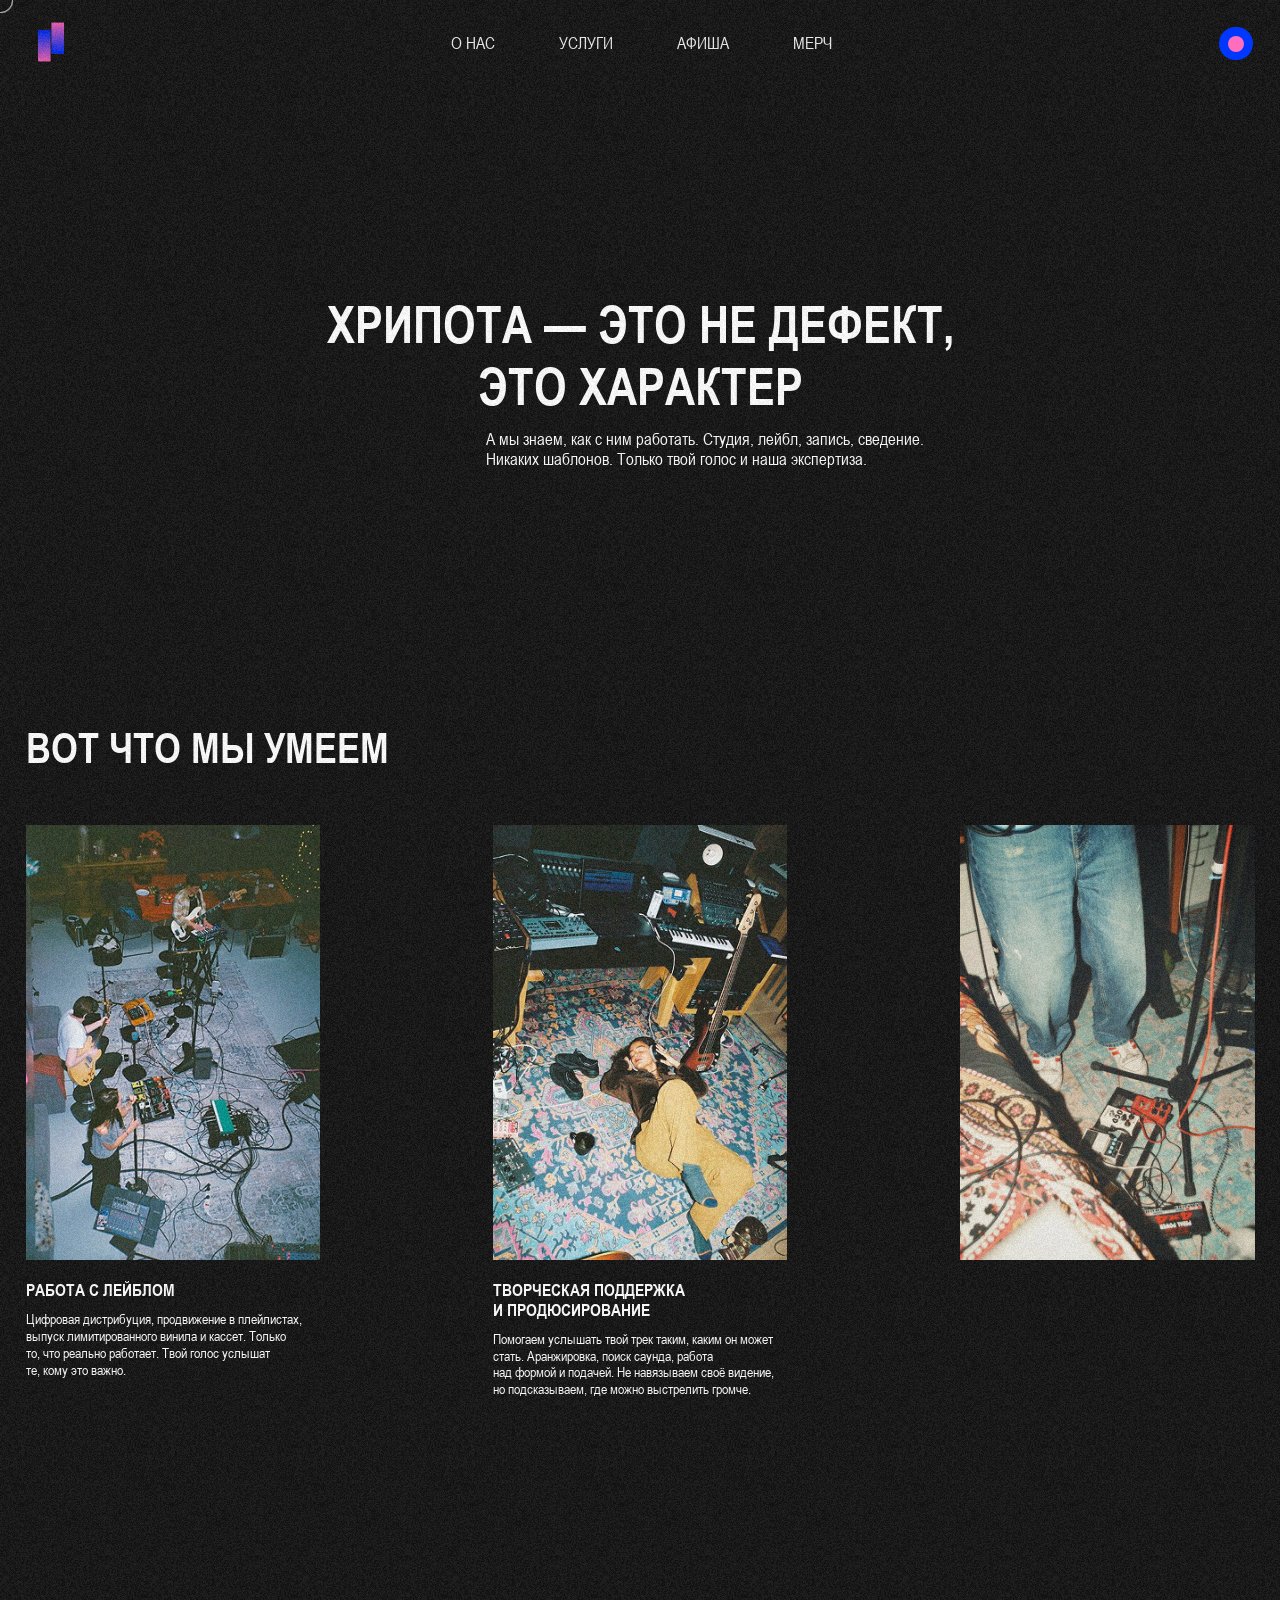
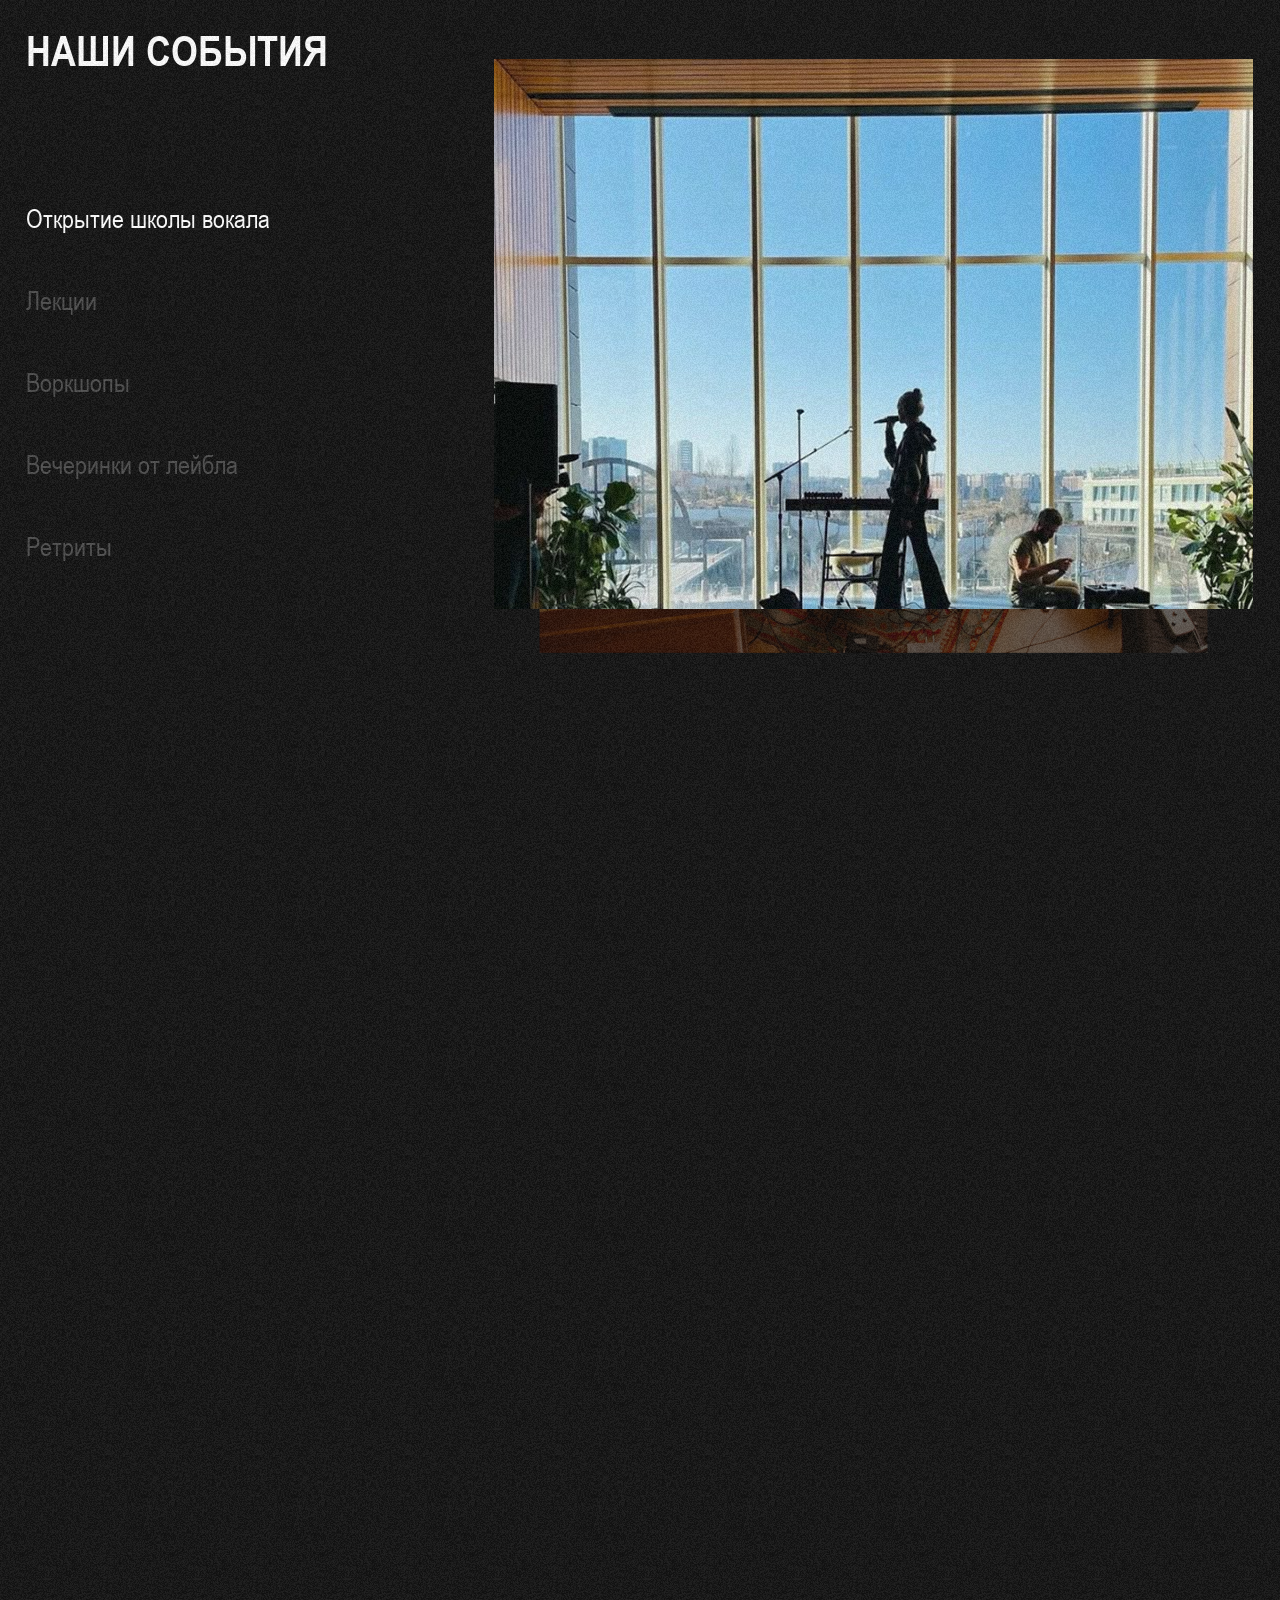
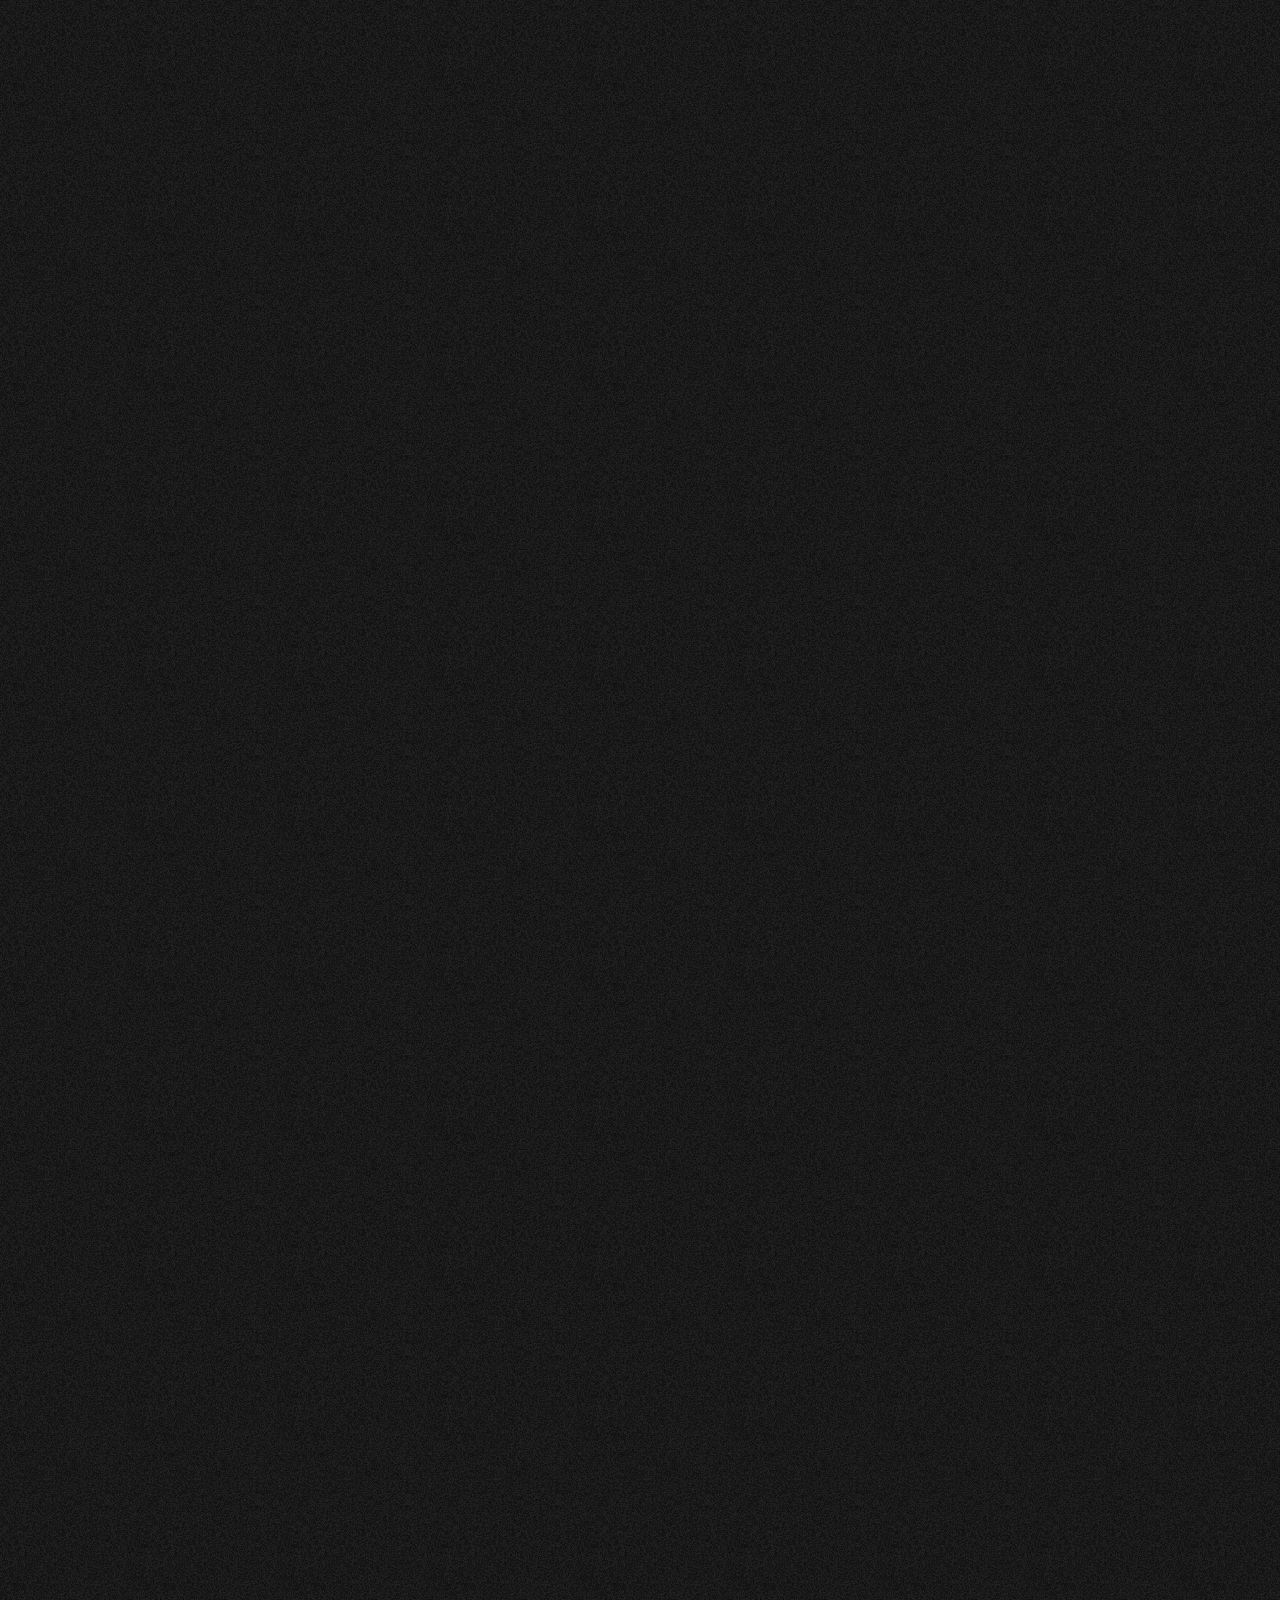
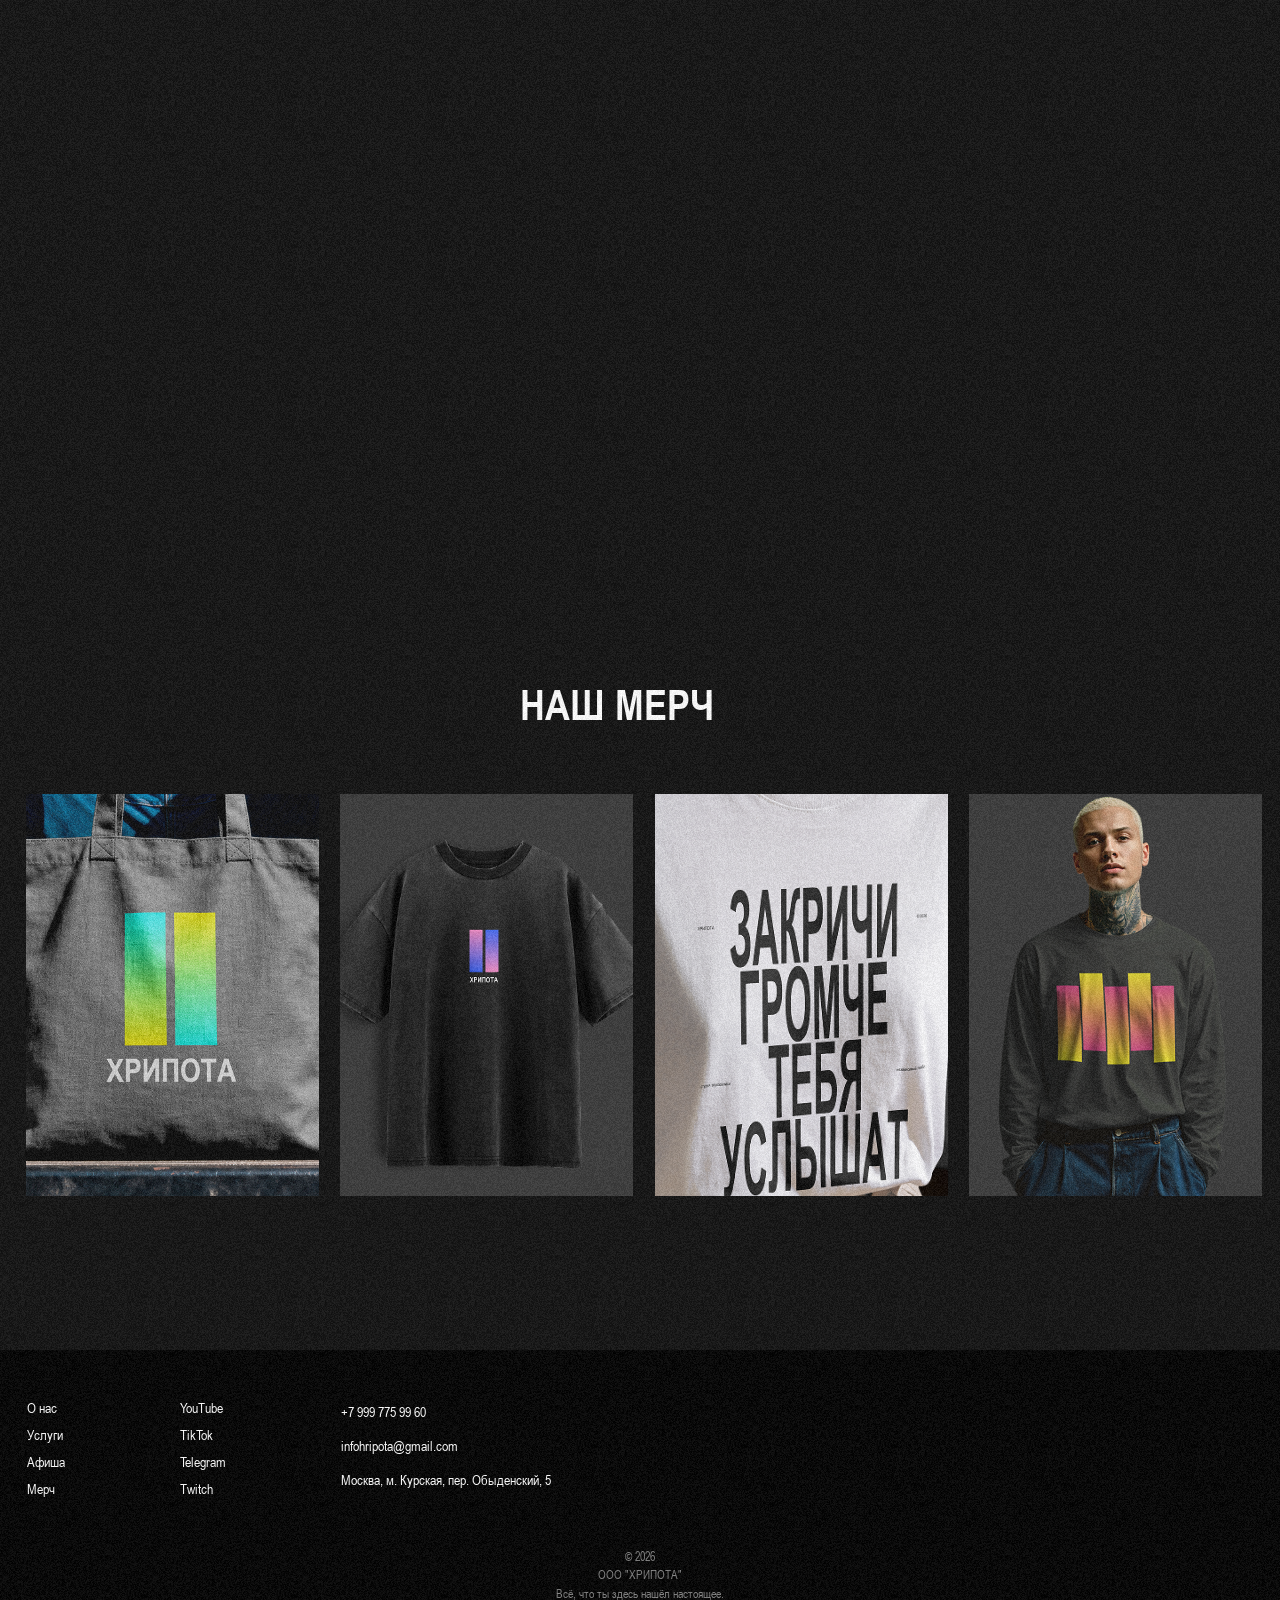
<file: index.html>
<!doctype html>
<html lang="ru" dir="ltr">
  <head>
    <meta charset="utf-8" />
    <meta name="viewport" content="width=device-width, initial-scale=1.0" />
    <title>ХРИПОТА</title>
    <link rel="icon" type="image/svg+xml" href="./images/logo.svg" />
    <link href="./stylesheets/style.css" rel="stylesheet" type="text/css" />
  </head>
  <body>
    <div class="custom-cursor"></div>
    <section class="menubar">
      <a href="./index.html"
        ><img class="logo" src="./images/logo.svg" alt=""
      /></a>
      <div>
        <div class="list_container"></div>
        <ul class="li-list">
          <li><a href="about.html">О НАС</a></li>
          <li><a href="services.html">УСЛУГИ</a></li>
          <li><a href="affiche.html">АФИША</a></li>
          <li><a href="merch.html">МЕРЧ</a></li>
        </ul>
      </div>
    </section>
    <div class="btn">
      <div class="circle"></div>
      <div class="btn_text">присоединяйся к нам</div>
    </div>
    <div class="form">
      <div class="content">
        <div class="close_circle"></div>

        <p class="form_title">
          Хочешь присоединиться к лейблу?<br />Напиши пару слов о себе и своей
          музыке.<br />Мы не кусаемся и не навязываем лишнего.
        </p>

        <div class="form_row">
          <div class="form_field">
            <label class="form_label">имя</label>
            <input class="form_input" type="text" placeholder="Иван" />
          </div>

          <div class="form_field form_field_phone">
            <label class="form_label">номер телефона</label>
            <div class="form_phone_wrap">
              <span class="form_phone_code">+7</span>
              <input
                class="form_input form_input_phone"
                type="tel"
                placeholder="999 123 45 67"
              />
            </div>
          </div>
        </div>

        <div class="form_field">
          <label class="form_label">немного о тебе</label>
          <textarea class="form_textarea" rows="4"></textarea>
        </div>

        <div class="form_field">
          <label class="form_label">ссылка на твою музыку</label>
          <input
            class="form_input"
            type="url"
            placeholder="https://soundcloud.com/..."
          />
        </div>

        <button class="form_submit">Отправить заявку</button>
      </div>
    </div>
    <section class="block1">
      <p class="first_text">
        ХРИПОТА — ЭТО НЕ ДЕФЕКТ, <br />
        ЭТО ХАРАКТЕР
      </p>
      <p class="secnd_text">
        А мы знаем, как с ним работать. Студия, лейбл, запись, сведение. Никаких
        шаблонов. Только твой голос и наша экспертиза.
      </p>
    </section>

    <section class="block2">
      <p class="serv_text">ВОТ ЧТО МЫ УМЕЕМ</p>
      <div class="img_reveal_wrap frst_pic">
        <img src="./images/block2_img1.png" alt="" />
        <div
          class="img_reveal_curtain"
          style="background: linear-gradient(180deg, #1cd8d2, #0083fe, #20269d)"
        ></div>
      </div>

      <div class="img_reveal_wrap scnd_pic">
        <img src="./images/block2_img2.png" alt="" />
        <div
          class="img_reveal_curtain"
          style="background: linear-gradient(180deg, #ee0979, #cc2b5e, #b20a2c)"
        ></div>
      </div>

      <div class="img_reveal_wrap thrd_pic">
        <img src="./images/block2_img3.png" alt="" />
        <div
          class="img_reveal_curtain"
          style="background: linear-gradient(180deg, #fdfc47, #ff6a00, #ec2f4b)"
        ></div>
      </div>
      <p class="pic_txt1">РАБОТА С ЛЕЙБЛОМ</p>
      <p class="txt1">
        Цифровая дистрибуция, продвижение в плейлистах, выпуск лимитированного
        винила и кассет. Только <br />то, что реально работает. Твой голос
        услышат <br />те, кому это важно.
      </p>
      <p class="pic_txt2">
        ТВОРЧЕСКАЯ ПОДДЕРЖКА <br />
        И ПРОДЮСИРОВАНИЕ
      </p>
      <p class="txt2">
        Помогаем услышать твой трек таким, каким он может стать. Аранжировка,
        поиск саунда, работа <br />
        над формой и подачей. Не навязываем своё видение,
        <br />
        но подсказываем, где можно выстрелить громче.
      </p>
      <p class="pic_txt3">ОБРАБОТКА И ПОСТПРОДАКШН</p>
      <p class="txt3">
        Сведение, мастеринг, чистка записей. Мы сделаем твой звук мощным,
        чистым, но живым. Твой трек зазвучит так, как ты задумал и даже чуть
        лучше.
      </p>
    </section>

    <section class="block3">
      <div class="block3_sticky">
        <div class="block3_left">
          <p class="block3_title">НАШИ СОБЫТИЯ</p>

          <div class="block3_text_stack">
            <p class="block3_item" data-index="0">Открытие школы вокала</p>
            <p class="block3_item" data-index="1">Лекции</p>
            <p class="block3_item" data-index="2">Воркшопы</p>
            <p class="block3_item" data-index="3">Вечеринки от лейбла</p>
            <p class="block3_item" data-index="4">Ретриты</p>
          </div>
        </div>

        <div class="block3_right">
          <div class="block3_card_stack">
            <div class="block3_card" data-index="0">
              <img src="./images/school.png" alt="Открытие школы вокала" />
            </div>
            <div class="block3_card" data-index="1">
              <img src="./images/lessons.png" alt="Лекции" />
            </div>
            <div class="block3_card" data-index="2">
              <img src="./images/workshop.png" alt="Воркшопы" />
            </div>
            <div class="block3_card" data-index="3">
              <img src="./images/parties.png" alt="Вечеринки от лейбла" />
            </div>
            <div class="block3_card" data-index="4">
              <img src="./images/retrit.png" alt="Ретриты" />
            </div>
          </div>
        </div>

        <div class="block3_scroll_track"></div>
      </div>
    </section>

    <section class="block4">
      <p class="merch_title">НАШ МЕРЧ</p>
      <div class="merch_track">
        <div class="merch_card">
          <img src="./images/bag.png" alt="" />
        </div>

        <div class="merch_card">
          <img src="./images/t-shirt.png" alt="" />
        </div>

        <div class="merch_card">
          <img src="./images/t-shirt_2.png" alt="" />
        </div>

        <div class="merch_card">
          <img src="./images/sweat_shirt.png" alt="" />
        </div>

        <div class="merch_card">
          <img src="./images/sweater.png" alt="" />
        </div>

        <div class="merch_card">
          <img src="./images/hude.png" alt="" />
        </div>
      </div>
    </section>
    <section class="basement">
      <div class="basement_top">
        <div class="basement_col">
          <a
            href="javascript:void(0)"
            class="basement_link"
            data-href="about.html"
            >О нас</a
          >
          <a
            href="javascript:void(0)"
            class="basement_link"
            data-href="services.html"
            >Услуги</a
          >
          <a
            href="javascript:void(0)"
            class="basement_link"
            data-href="affiche.html"
            >Афиша</a
          >
          <a
            href="javascript:void(0)"
            class="basement_link"
            data-href="merch.html"
            >Мерч</a
          >
        </div>

        <div class="basement_col">
          <span class="basement_link basement_link_static">YouTube</span>
          <span class="basement_link basement_link_static">TikTok</span>
          <span class="basement_link basement_link_static">Telegram</span>
          <span class="basement_link basement_link_static">Twitch</span>
        </div>

        <div class="basement_col">
          <p class="basement_text">+7 999 775 99 60</p>
          <p class="basement_text">infohripota@gmail.com</p>
          <p class="basement_text">Москва, м. Курская, пер. Обыденский, 5</p>
        </div>
      </div>

      <div class="basement_bottom">
        <p class="basement_copy">© 2026</p>
        <p class="basement_copy">ООО "ХРИПОТА"</p>
        <p class="basement_copy">Всё, что ты здесь нашёл настоящее.</p>
      </div>
    </section>
    <canvas class="grain"></canvas>
    <script src="javascripts/java-script.js" charset="utf-8"></script>
    <script src="javascripts/transition.js"></script>
  </body>
</html>
</file>
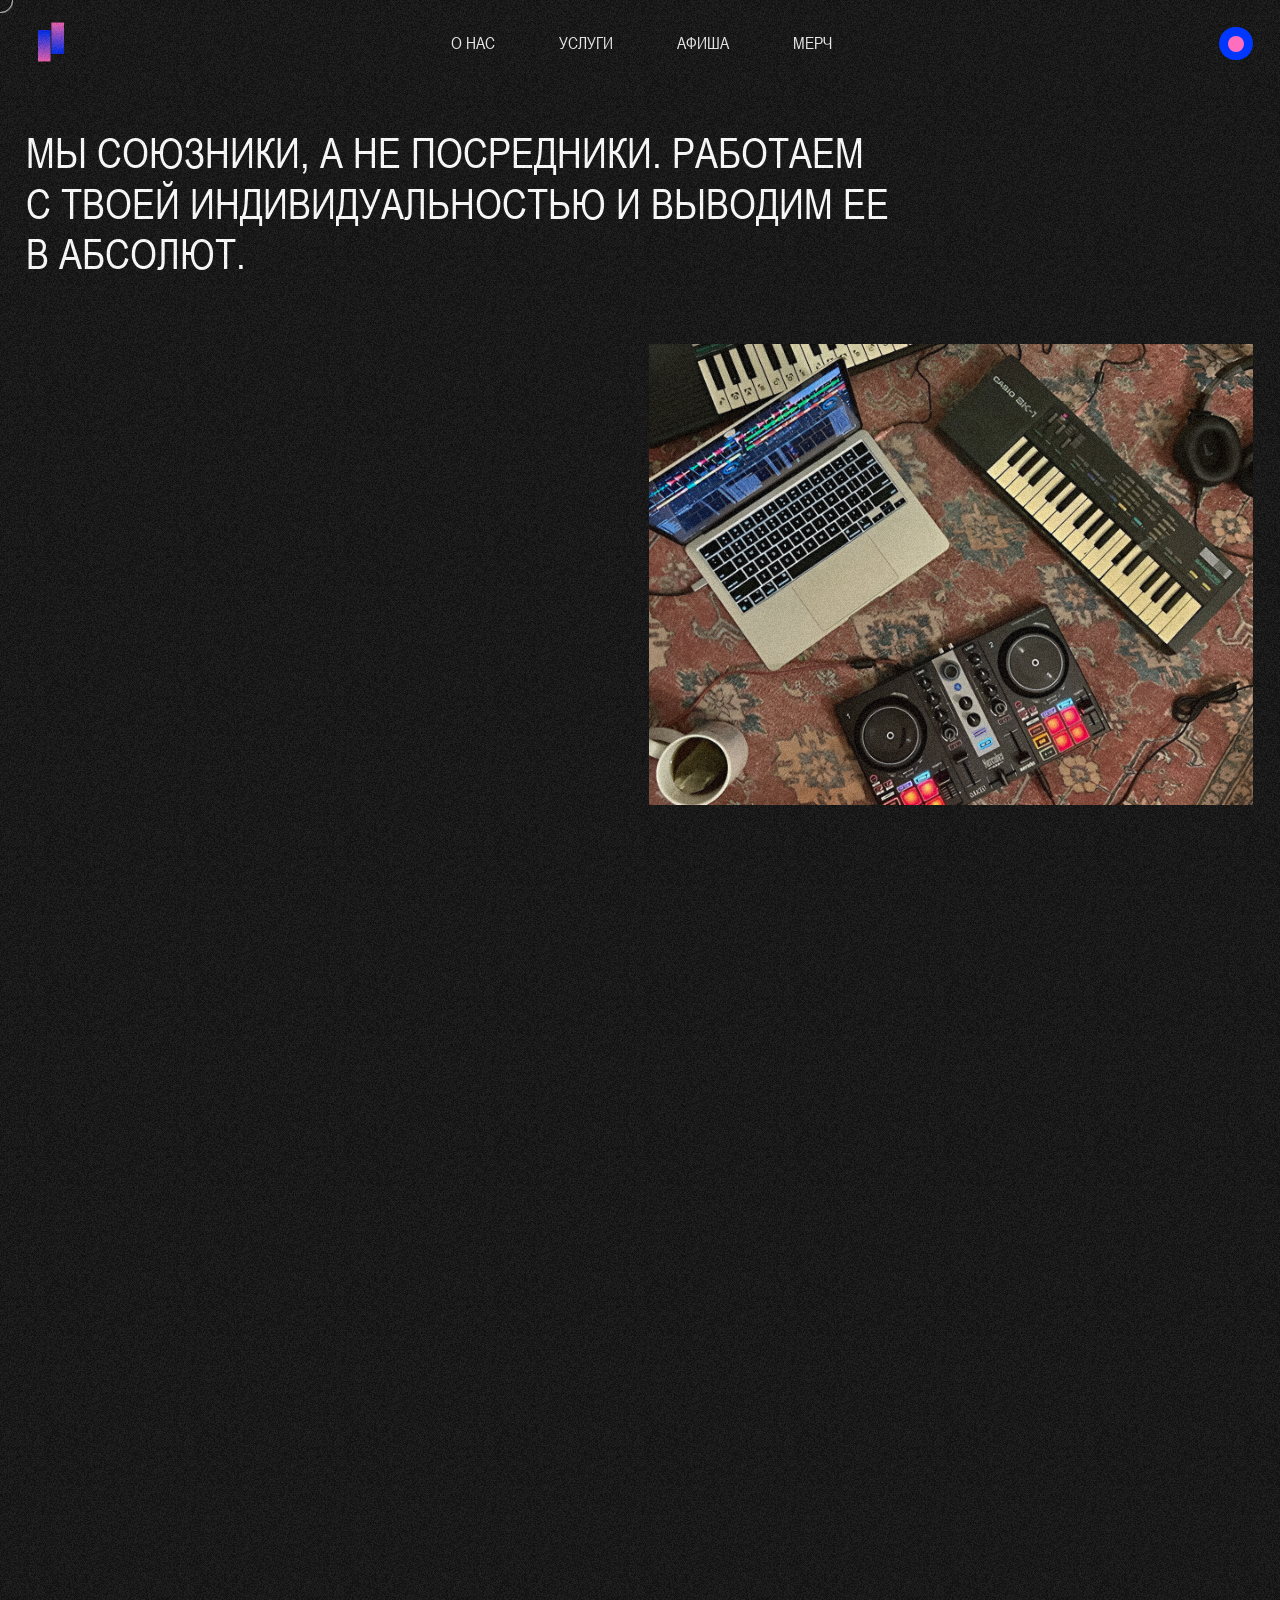
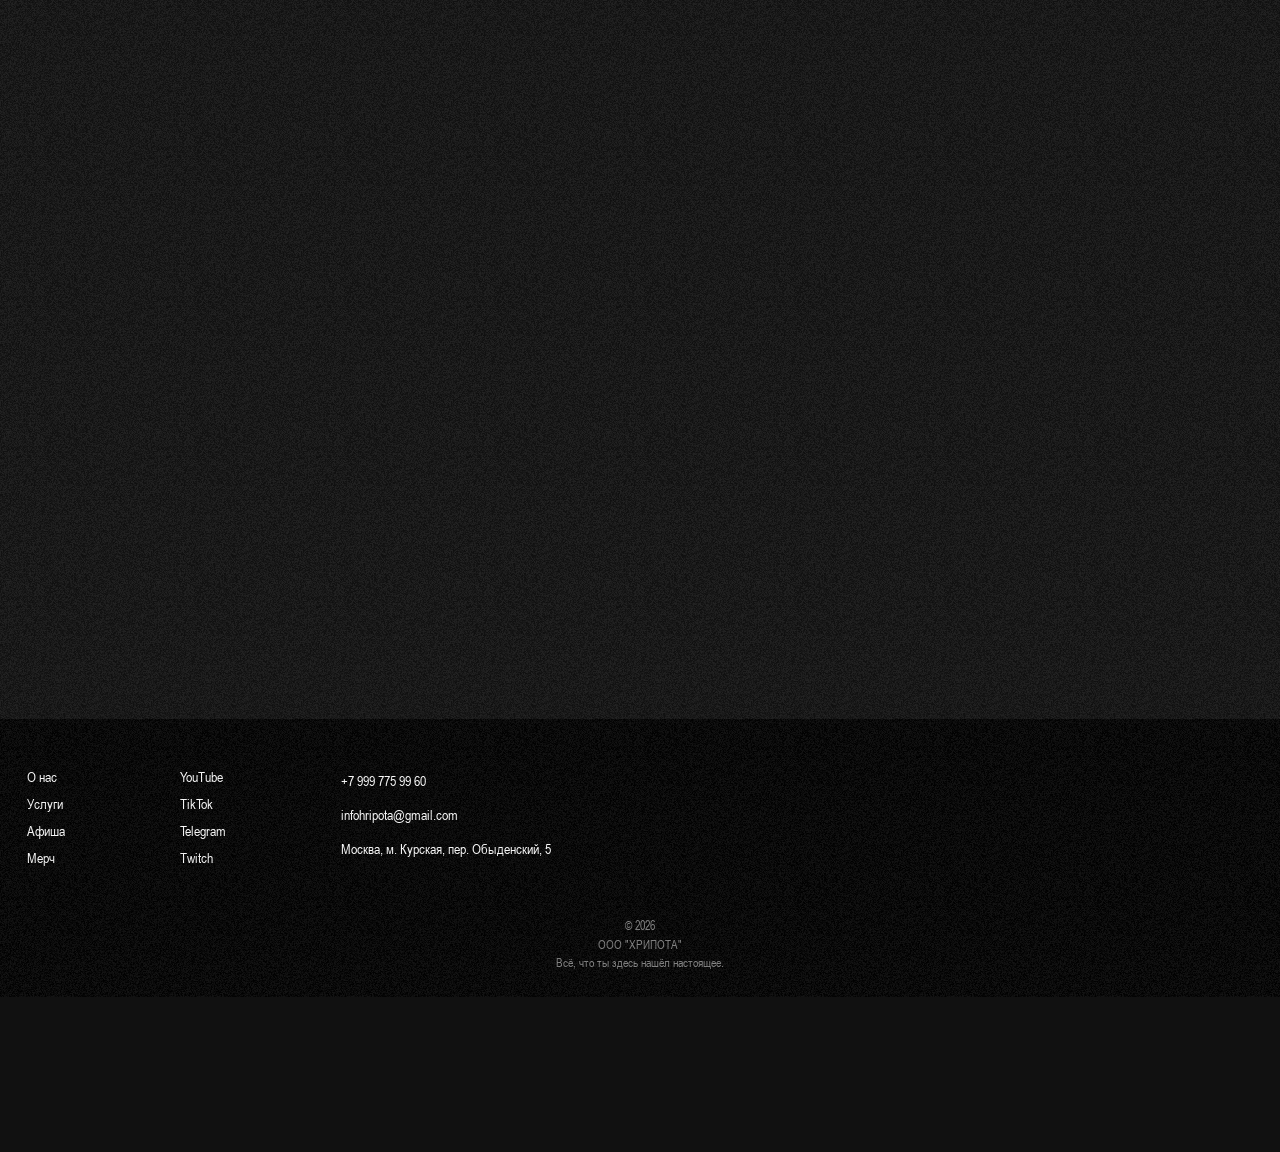
<file: about.html>
<!doctype html>
<html lang="ru" dir="ltr">
  <head>
    <meta charset="utf-8" />
    <meta name="viewport" content="width=device-width, initial-scale=1.0" />
    <title>О НАС</title>
    <link rel="icon" type="image/svg+xml" href="./images/logo.svg" />
    <link href="./stylesheets/style.css" rel="stylesheet" type="text/css" />
  </head>
  <body>
    <div class="custom-cursor"></div>
    <section class="menubar">
      <a href="./index.html"
        ><img class="logo" src="./images/logo.svg" alt=""
      /></a>
      <div>
        <div class="list_container"></div>
        <ul class="li-list">
          <li><a href="about.html">О НАС</a></li>
          <li><a href="services.html">УСЛУГИ</a></li>
          <li><a href="affiche.html">АФИША</a></li>
          <li><a href="merch.html">МЕРЧ</a></li>
        </ul>
      </div>
    </section>
    <div class="btn">
      <div class="circle"></div>
      <div class="btn_text">присоединяйся к нам</div>
    </div>
    <div class="form">
      <div class="content">
        <div class="close_circle"></div>
        <p class="form_title">
          Хочешь присоединиться к лейблу?<br />Напиши пару слов о себе и своей
          музыке.<br />Мы не кусаемся и не навязываем лишнего.
        </p>
        <div class="form_row">
          <div class="form_field">
            <label class="form_label">имя</label>
            <input class="form_input" type="text" placeholder="Иван" />
          </div>
          <div class="form_field form_field_phone">
            <label class="form_label">номер телефона</label>
            <div class="form_phone_wrap">
              <span class="form_phone_code">+7</span>
              <input
                class="form_input form_input_phone"
                type="tel"
                placeholder="999 123 45 67"
              />
            </div>
          </div>
        </div>
        <div class="form_field">
          <label class="form_label">немного о тебе</label>
          <textarea class="form_textarea" rows="4"></textarea>
        </div>
        <div class="form_field">
          <label class="form_label">ссылка на твою музыку</label>
          <input
            class="form_input"
            type="url"
            placeholder="https://soundcloud.com/..."
          />
        </div>
        <button class="form_submit">Отправить заявку</button>
      </div>
    </div>

    <section class="page_abt">
      <p class="about_title">
        МЫ СОЮЗНИКИ, А НЕ ПОСРЕДНИКИ. РАБОТАЕМ <br />С ТВОЕЙ ИНДИВИДУАЛЬНОСТЬЮ И
        ВЫВОДИМ ЕЕ <br />В АБСОЛЮТ.
      </p>
      <div class="mission_img img_reveal_wrap">
        <img src="./images/mission.png" alt="" />
      </div>
      <p class="abt_subtitle">МИССИЯ</p>
      <p class="abt_text">
        Вернуть ценность живому, неидеальному голосу в мире, где всё стремятся
        отполировать до блеска.
      </p>
      <div class="unic_img img_reveal_wrap">
        <img src="./images/unique.png" alt="" />
      </div>
      <p class="abt_subtitle">УНИКАЛЬНОСТЬ</p>
      <p class="abt_text">
        В других студия твой голос пытались изменить до неузнаваемости, а твои
        особенности назвали дефектом? Мы работаем с теми, кто не хочет звучать
        как все.
      </p>
      <div class="temper_img img_reveal_wrap">
        <img src="./images/character.png" alt="" />
      </div>
      <p class="abt_subtitle">ХАРАКТЕР</p>
      <p class="abt_text">
        Бренд провокатор по отношению к индустрии, союзник-продюсер для клиента.
        Не врёт и не полирует. Видит силу там, где другие ищут недостатки.
      </p>
    </section>
    <section class="basement">
      <div class="basement_top">
        <div class="basement_col">
          <a
            href="javascript:void(0)"
            class="basement_link"
            data-href="about.html"
            >О нас</a
          >
          <a
            href="javascript:void(0)"
            class="basement_link"
            data-href="services.html"
            >Услуги</a
          >
          <a
            href="javascript:void(0)"
            class="basement_link"
            data-href="affiche.html"
            >Афиша</a
          >
          <a
            href="javascript:void(0)"
            class="basement_link"
            data-href="merch.html"
            >Мерч</a
          >
        </div>

        <div class="basement_col">
          <span class="basement_link basement_link_static">YouTube</span>
          <span class="basement_link basement_link_static">TikTok</span>
          <span class="basement_link basement_link_static">Telegram</span>
          <span class="basement_link basement_link_static">Twitch</span>
        </div>

        <div class="basement_col">
          <p class="basement_text">+7 999 775 99 60</p>
          <p class="basement_text">infohripota@gmail.com</p>
          <p class="basement_text">Москва, м. Курская, пер. Обыденский, 5</p>
        </div>
      </div>

      <div class="basement_bottom">
        <p class="basement_copy">© 2026</p>
        <p class="basement_copy">ООО "ХРИПОТА"</p>
        <p class="basement_copy">Всё, что ты здесь нашёл настоящее.</p>
      </div>
    </section>
    <canvas class="grain"></canvas>
    <script src="javascripts/java-script.js" charset="utf-8"></script>
    <script src="./javascripts/transition.js"></script>
  </body>
</html>
</file>
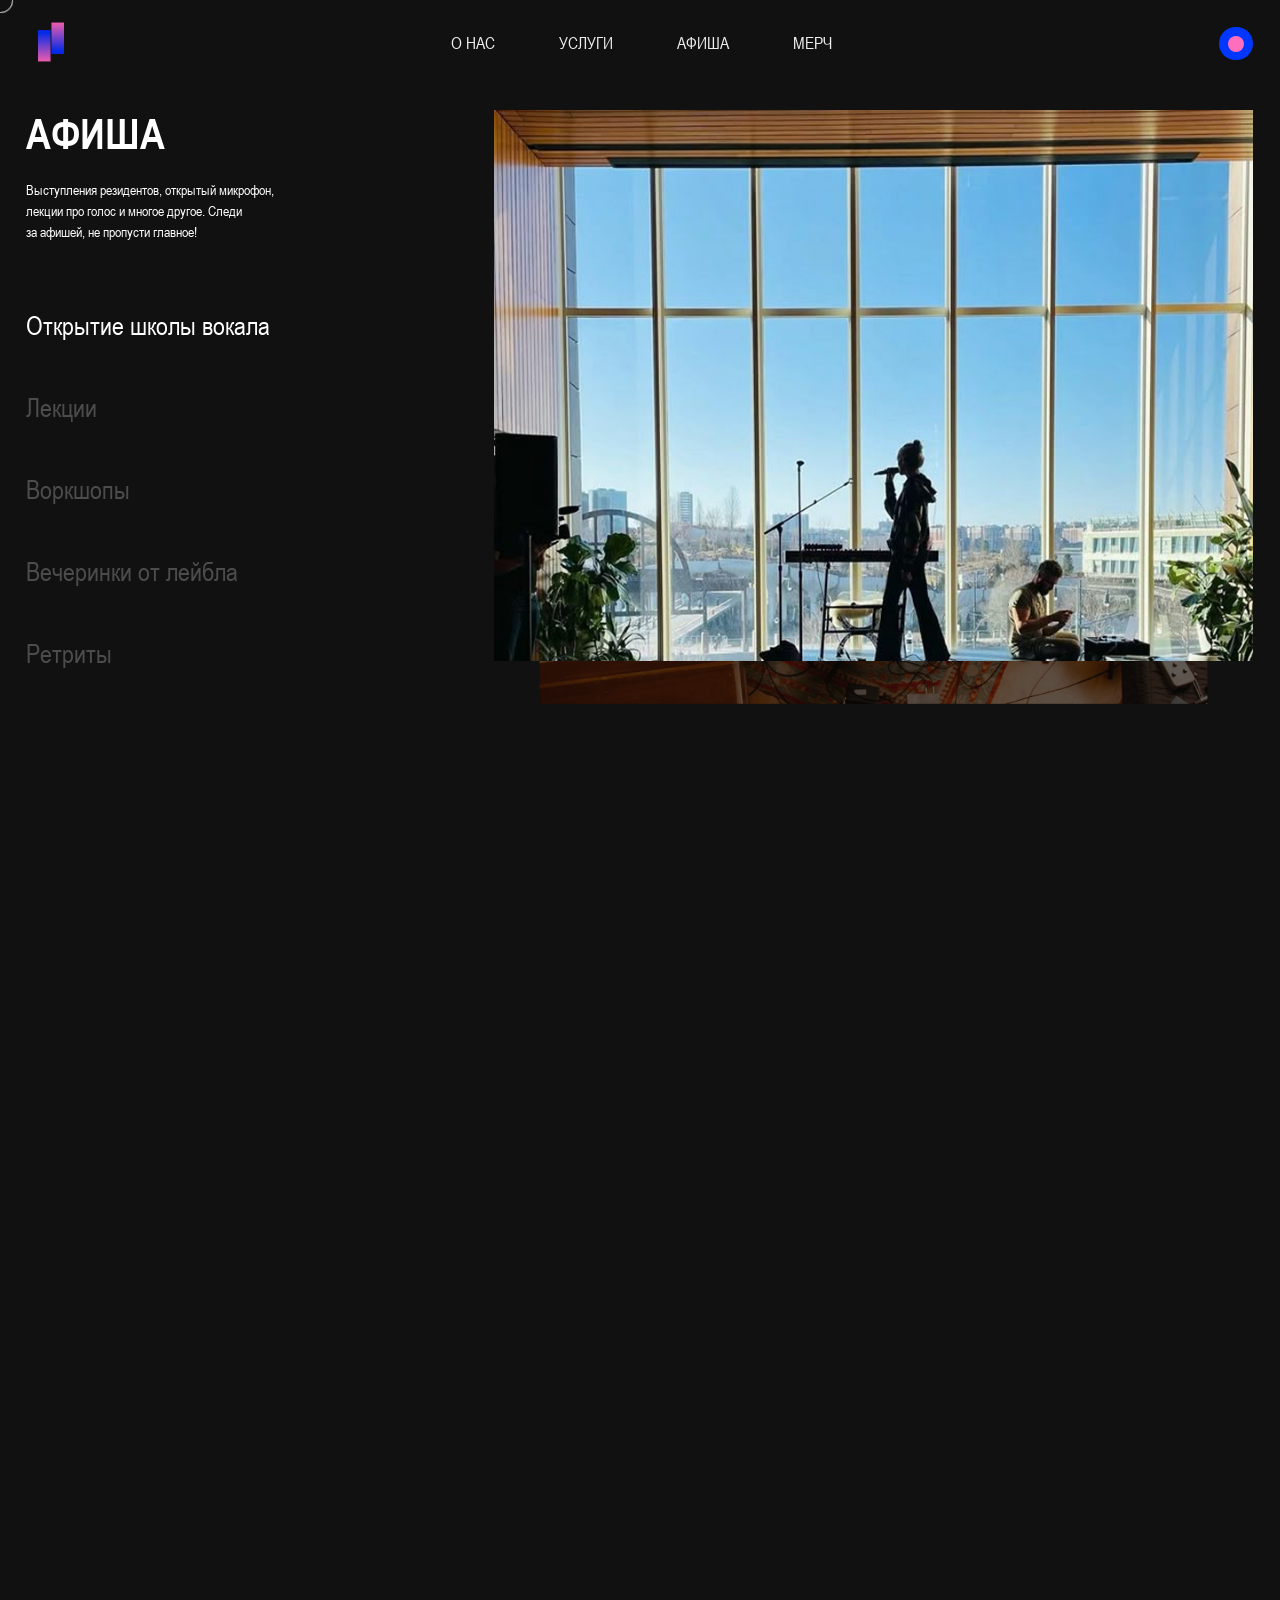
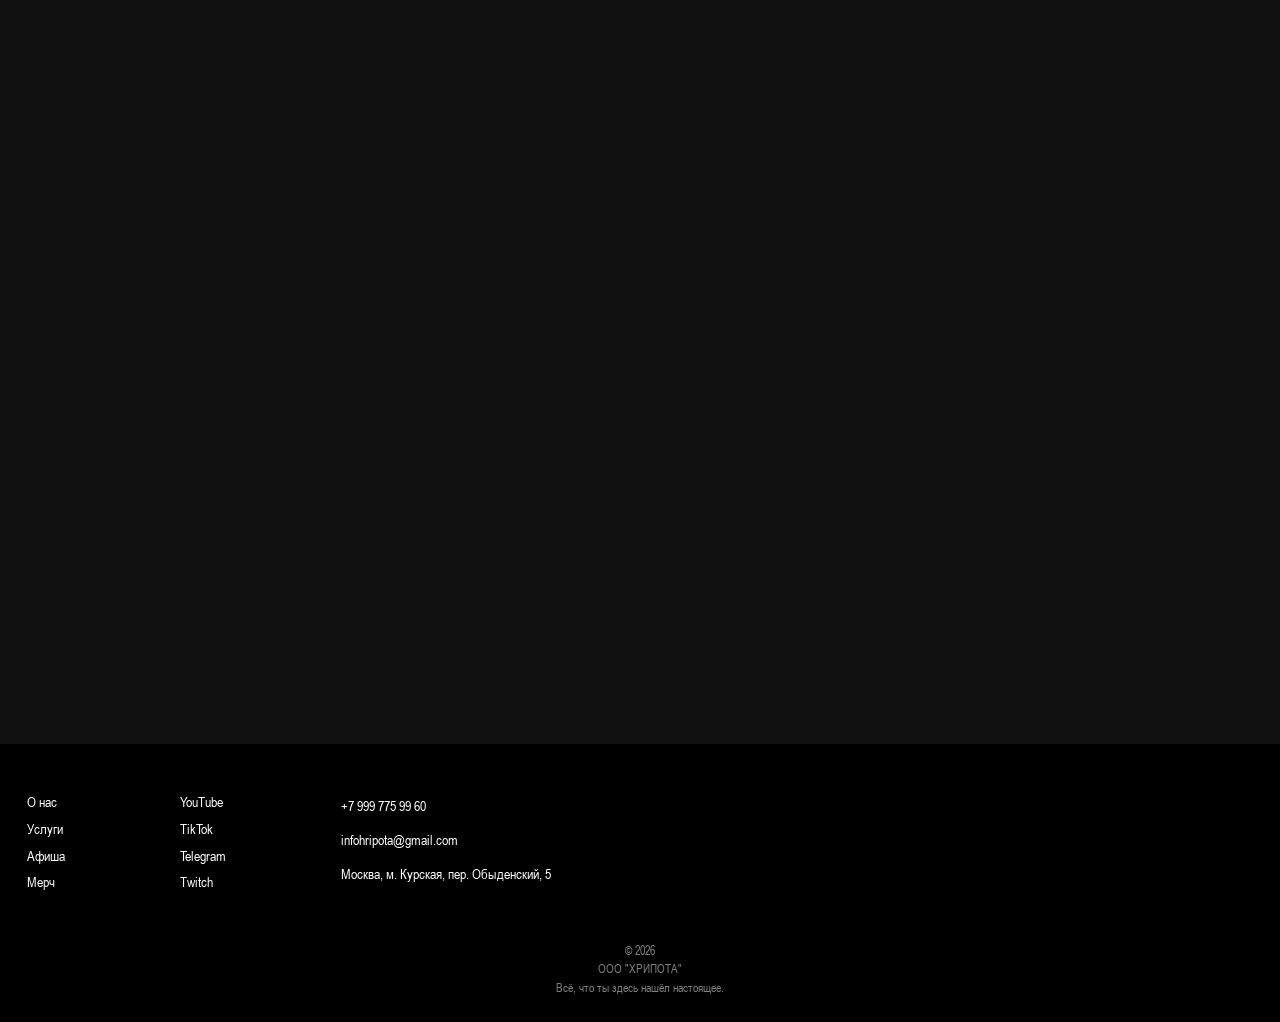
<file: affiche.html>
<!doctype html>
<html lang="ru" dir="ltr">
  <head>
    <meta charset="utf-8" />
    <meta name="viewport" content="width=device-width, initial-scale=1.0" />
    <title>АФИША</title>
    <link rel="icon" type="image/svg+xml" href="./images/logo.svg" />
    <link href="./stylesheets/style.css" rel="stylesheet" type="text/css" />
  </head>
  <body>
    <div class="custom-cursor"></div>
    <section class="menubar">
      <a href="./index.html"
        ><img class="logo" src="./images/logo.svg" alt=""
      /></a>
      <div>
        <div class="list_container"></div>
        <ul class="li-list">
          <li><a href="about.html">О НАС</a></li>
          <li><a href="services.html">УСЛУГИ</a></li>
          <li><a href="affiche.html">АФИША</a></li>
          <li><a href="merch.html">МЕРЧ</a></li>
        </ul>
      </div>
    </section>

    <div class="btn">
      <div class="circle"></div>
      <div class="btn_text">присоединяйся к нам</div>
    </div>
    <div class="form">
      <div class="content">
        <div class="close_circle"></div>

        <p class="form_title">
          Хочешь присоединиться к лейблу?<br />Напиши пару слов о себе и своей
          музыке.<br />Мы не кусаемся и не навязываем лишнего.
        </p>

        <div class="form_row">
          <div class="form_field">
            <label class="form_label">имя</label>
            <input class="form_input" type="text" placeholder="Иван" />
          </div>

          <div class="form_field form_field_phone">
            <label class="form_label">номер телефона</label>
            <div class="form_phone_wrap">
              <span class="form_phone_code">+7</span>
              <input
                class="form_input form_input_phone"
                type="tel"
                placeholder="999 123 45 67"
              />
            </div>
          </div>
        </div>

        <div class="form_field">
          <label class="form_label">немного о тебе</label>
          <textarea class="form_textarea" rows="4"></textarea>
        </div>

        <div class="form_field">
          <label class="form_label">ссылка на твою музыку</label>
          <input
            class="form_input"
            type="url"
            placeholder="https://soundcloud.com/..."
          />
        </div>

        <button class="form_submit">Отправить заявку</button>
      </div>
    </div>

    <section class="page_aff">
      <div class="aff_sticky">
        <div class="aff_left">
          <p class="aff_title">АФИША</p>
          <p class="aff_desc">
            Выступления резидентов, открытый микрофон, лекции про голос и многое
            другое. Следи <br />за афишей, не пропусти главное!
          </p>
          <div class="aff_text_stack">
            <p class="aff_item" data-index="0" data-href="event_school.html">
              Открытие школы вокала
            </p>
            <p class="aff_item" data-index="1" data-href="event_lectures.html">
              Лекции
            </p>
            <p class="aff_item" data-index="2" data-href="event_workshop.html">
              Воркшопы
            </p>
            <p class="aff_item" data-index="3" data-href="event_parties.html">
              Вечеринки от лейбла
            </p>
            <p class="aff_item" data-index="4" data-href="event_retreat.html">
              Ретриты
            </p>
          </div>
        </div>

        <div class="aff_right">
          <div class="aff_card_stack">
            <div class="aff_card" data-index="0" data-href="event_school.html">
              <img src="./images/school.png" alt="" />
            </div>
            <div
              class="aff_card"
              data-index="1"
              data-href="event_lectures.html"
            >
              <img src="./images/lessons.png" alt="" />
            </div>
            <div
              class="aff_card"
              data-index="2"
              data-href="event_workshop.html"
            >
              <img src="./images/workshop.png" alt="" />
            </div>
            <div class="aff_card" data-index="3" data-href="event_parties.html">
              <img src="./images/parties.png" alt="" />
            </div>
            <div class="aff_card" data-index="4" data-href="event_retreat.html">
              <img src="./images/retrit.png" alt="" />
            </div>
          </div>
        </div>
      </div>
    </section>

    <section class="basement">
      <div class="basement_top">
        <div class="basement_col">
          <a
            href="javascript:void(0)"
            class="basement_link"
            data-href="about.html"
            >О нас</a
          >
          <a
            href="javascript:void(0)"
            class="basement_link"
            data-href="services.html"
            >Услуги</a
          >
          <a
            href="javascript:void(0)"
            class="basement_link"
            data-href="affiche.html"
            >Афиша</a
          >
          <a
            href="javascript:void(0)"
            class="basement_link"
            data-href="merch.html"
            >Мерч</a
          >
        </div>

        <div class="basement_col">
          <span class="basement_link basement_link_static">YouTube</span>
          <span class="basement_link basement_link_static">TikTok</span>
          <span class="basement_link basement_link_static">Telegram</span>
          <span class="basement_link basement_link_static">Twitch</span>
        </div>

        <div class="basement_col">
          <p class="basement_text">+7 999 775 99 60</p>
          <p class="basement_text">infohripota@gmail.com</p>
          <p class="basement_text">Москва, м. Курская, пер. Обыденский, 5</p>
        </div>
      </div>

      <div class="basement_bottom">
        <p class="basement_copy">© 2026</p>
        <p class="basement_copy">ООО "ХРИПОТА"</p>
        <p class="basement_copy">Всё, что ты здесь нашёл настоящее.</p>
      </div>
    </section>
    <canvas class="grain"></canvas>
    <script src="javascripts/java-script.js" charset="utf-8"></script>
    <script src="./javascripts/transition.js"></script>
  </body>
</html>
</file>
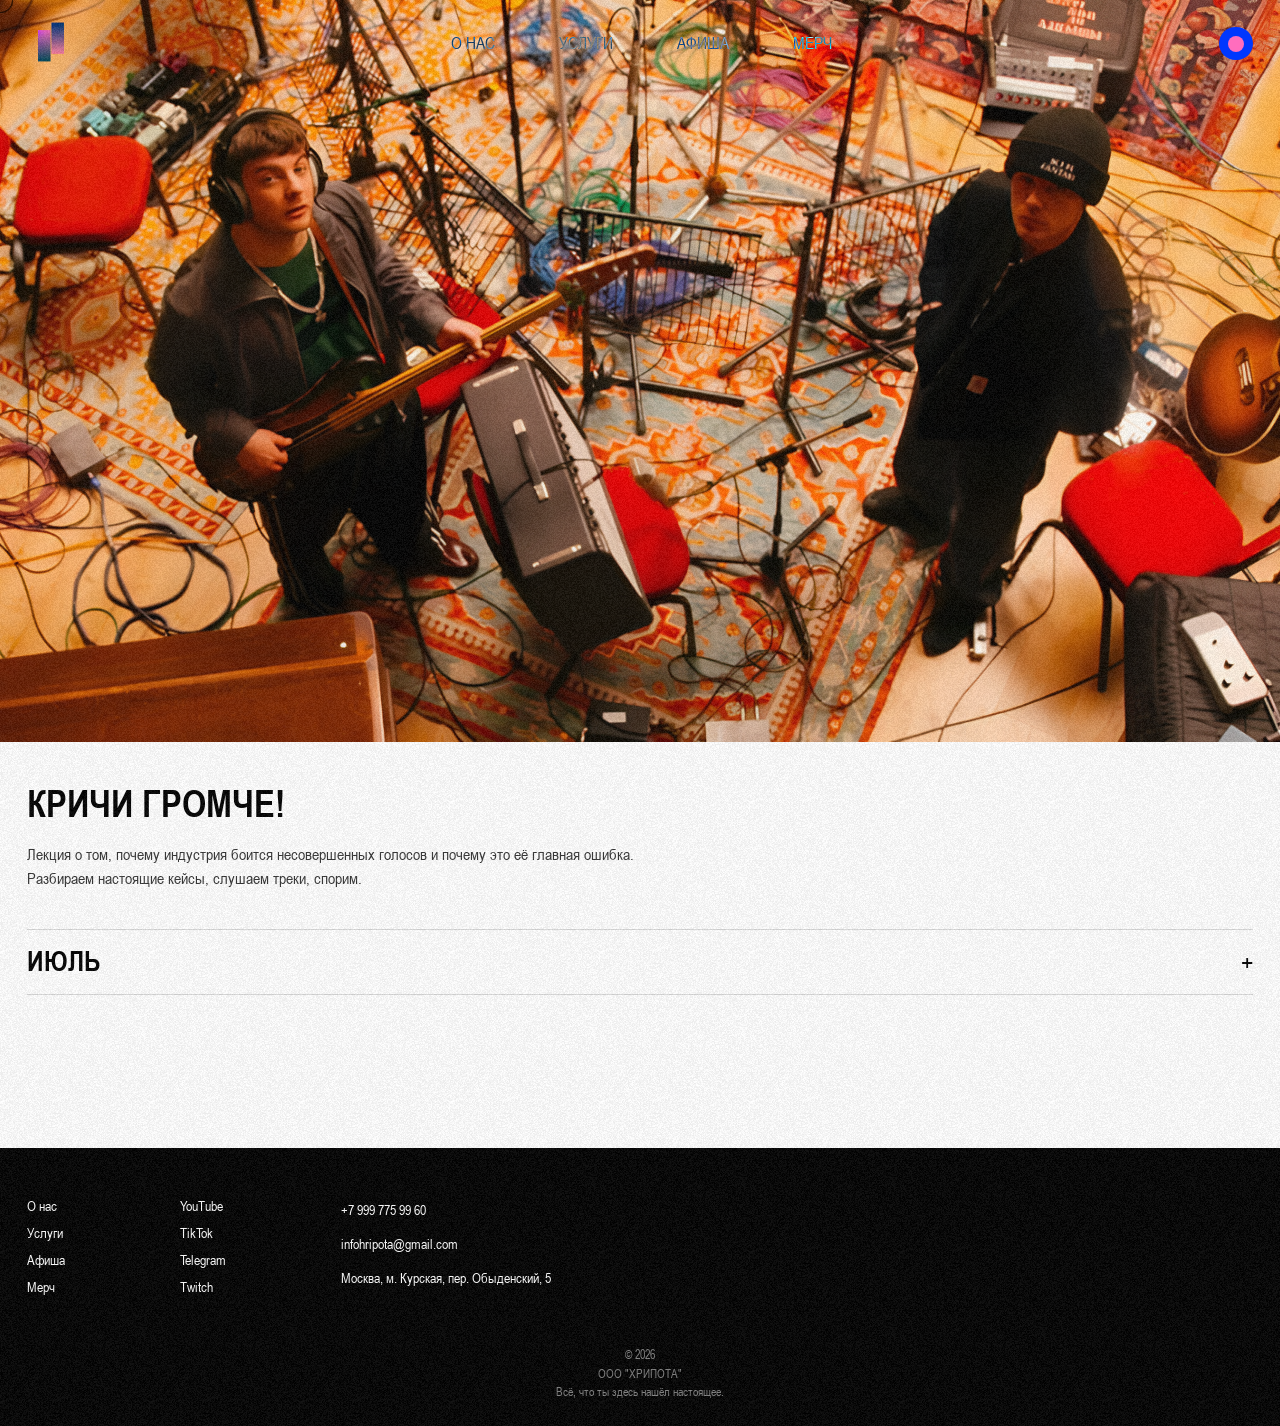
<file: event_lectures.html>
<!doctype html>
<html lang="ru" dir="ltr">
  <head>
    <meta charset="utf-8" />
    <meta name="viewport" content="width=device-width, initial-scale=1.0" />
    <title>КРИЧИ ГРОМЧЕ!</title>
    <link rel="icon" type="image/svg+xml" href="./images/logo.svg" />
    <link href="./stylesheets/style.css" rel="stylesheet" type="text/css" />
    <link rel="stylesheet" href="./stylesheets/event.css" />
    <link rel="stylesheet" href="./stylesheets/content.css" />
  </head>
  <body class="body_event">
    <div class="custom-cursor"></div>
    <section class="menubar">
      <a href="./index.html"
        ><img class="logo" src="./images/logo.svg" alt=""
      /></a>
      <div>
        <div class="list_container"></div>
        <ul class="li-list">
          <li><a href="about.html">О НАС</a></li>
          <li><a href="services.html">УСЛУГИ</a></li>
          <li><a href="affiche.html">АФИША</a></li>
          <li><a href="merch.html">МЕРЧ</a></li>
        </ul>
      </div>
    </section>
    <div class="btn">
      <div class="circle"></div>
      <div class="btn_text">присоединяйся к нам</div>
    </div>
    <div class="form">
      <div class="content">
        <div class="close_circle"></div>

        <p class="form_title">
          Хочешь присоединиться к лейблу?<br />Напиши пару слов о себе и своей
          музыке.<br />Мы не кусаемся и не навязываем лишнего.
        </p>

        <div class="form_row">
          <div class="form_field">
            <label class="form_label">имя</label>
            <input class="form_input" type="text" placeholder="" />
          </div>

          <div class="form_field form_field_phone">
            <label class="form_label">номер телефона</label>
            <div class="form_phone_wrap">
              <span class="form_phone_code">+7</span>
              <input
                class="form_input form_input_phone"
                type="tel"
                placeholder="999 123 45 67"
              />
            </div>
          </div>
        </div>

        <div class="form_field">
          <label class="form_label">немного о тебе</label>
          <textarea class="form_textarea" rows="4"></textarea>
        </div>

        <div class="form_field">
          <label class="form_label">ссылка на твою музыку</label>
          <input
            class="form_input"
            type="url"
            placeholder="https://soundcloud.com/..."
          />
        </div>

        <button class="form_submit">Отправить заявку</button>
      </div>
    </div>

    <section class="page_event">
      <div class="event_img">
        <img src="./images/event-lectures.png" alt="" />
      </div>

      <div class="event_body">
        <p class="event_title">КРИЧИ ГРОМЧЕ!</p>
        <p class="event_desc">
          Лекция о том, почему индустрия боится несовершенных голосов и почему
          это её главная ошибка. Разбираем настоящие кейсы, слушаем треки,
          спорим.
        </p>

        <div class="event_months">
          <div class="event_month">
            <div class="event_month_head">
              <span class="event_month_name">ИЮЛЬ</span>
              <span class="event_month_toggle">+</span>
            </div>
            <div class="event_month_dates">
              <button class="event_date">03.07</button>
              <button class="event_date">28.07</button>
            </div>
          </div>
        </div>

        <button class="event_submit_btn">Записаться</button>
      </div>
    </section>
    <section class="basement">
      <div class="basement_top">
        <div class="basement_col">
          <a
            href="javascript:void(0)"
            class="basement_link"
            data-href="about.html"
            >О нас</a
          >
          <a
            href="javascript:void(0)"
            class="basement_link"
            data-href="services.html"
            >Услуги</a
          >
          <a
            href="javascript:void(0)"
            class="basement_link"
            data-href="affiche.html"
            >Афиша</a
          >
          <a
            href="javascript:void(0)"
            class="basement_link"
            data-href="merch.html"
            >Мерч</a
          >
        </div>

        <div class="basement_col">
          <span class="basement_link basement_link_static">YouTube</span>
          <span class="basement_link basement_link_static">TikTok</span>
          <span class="basement_link basement_link_static">Telegram</span>
          <span class="basement_link basement_link_static">Twitch</span>
        </div>

        <div class="basement_col">
          <p class="basement_text">+7 999 775 99 60</p>
          <p class="basement_text">infohripota@gmail.com</p>
          <p class="basement_text">Москва, м. Курская, пер. Обыденский, 5</p>
        </div>
      </div>

      <div class="basement_bottom">
        <p class="basement_copy">© 2026</p>
        <p class="basement_copy">ООО "ХРИПОТА"</p>
        <p class="basement_copy">Всё, что ты здесь нашёл настоящее.</p>
      </div>
    </section>
    <canvas class="grain"></canvas>
    <script src="javascripts/java-script.js" charset="utf-8"></script>
    <script src="javascripts/event.js" charset="utf-8"></script>
    <script src="javascripts/transition.js"></script>
  </body>
</html>
</file>
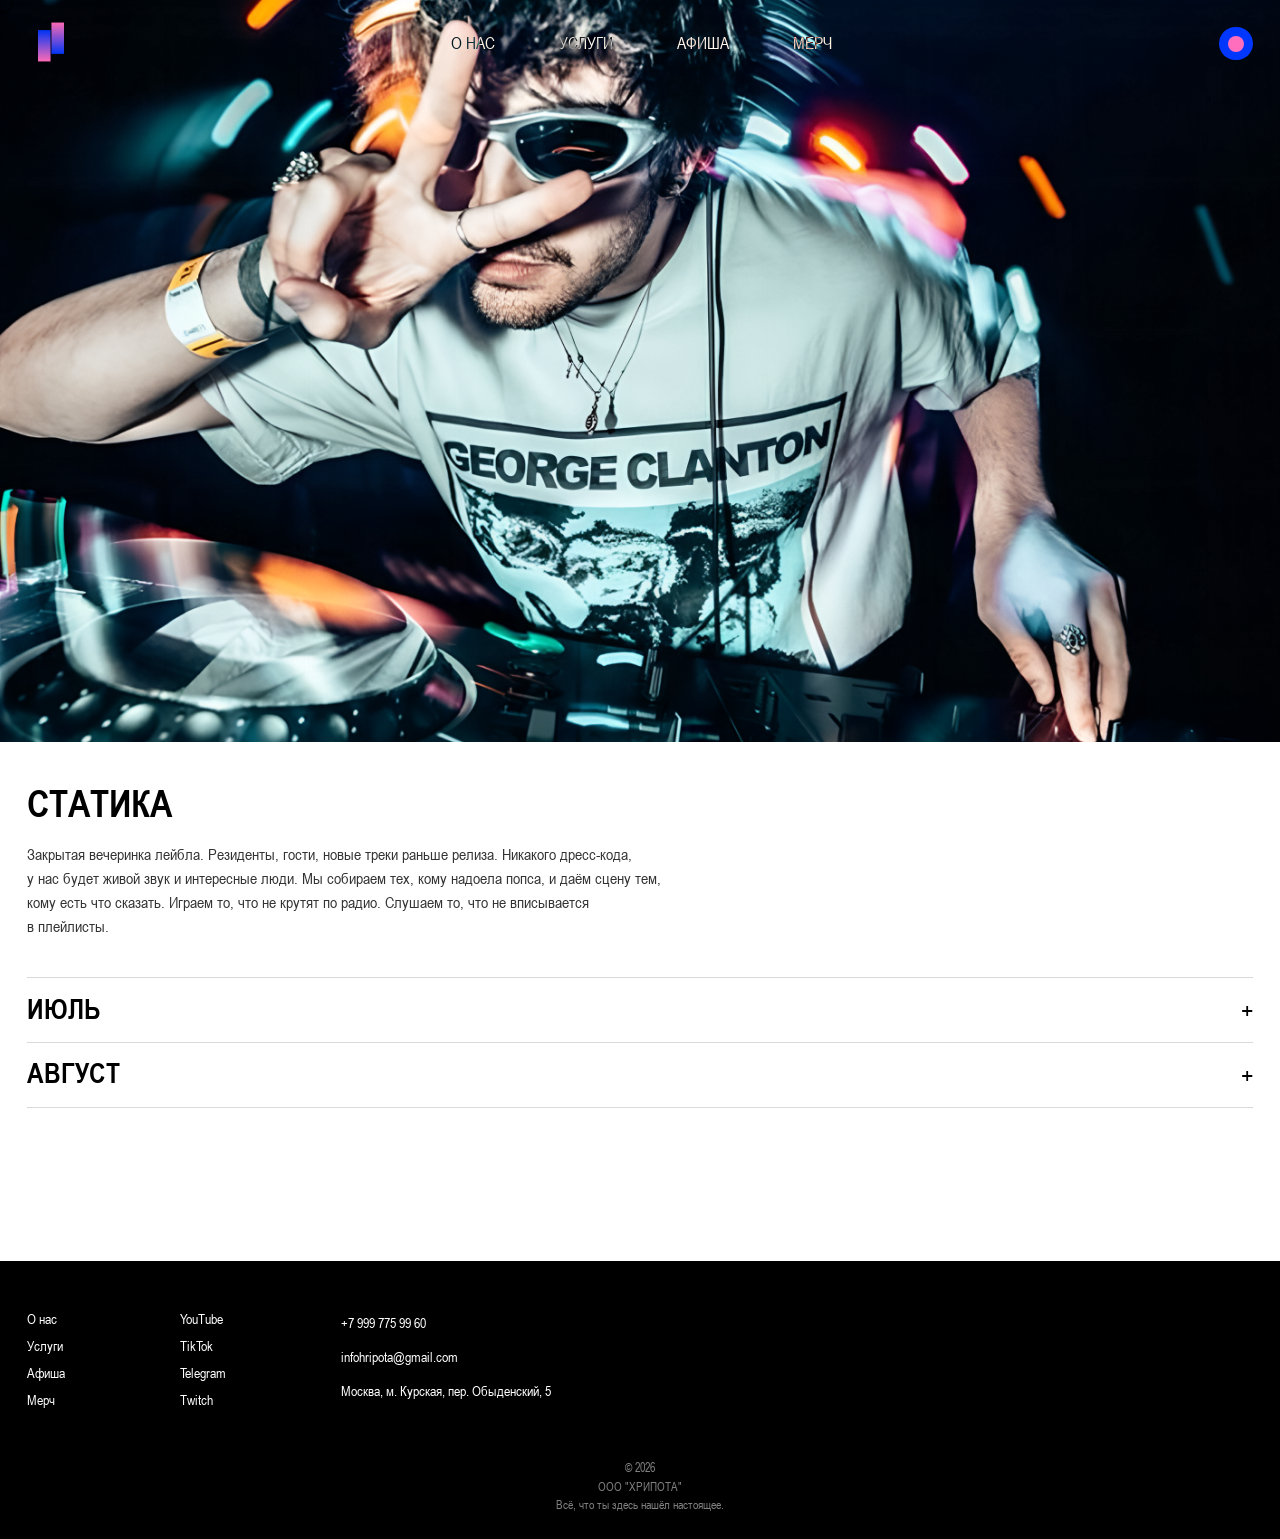
<file: event_parties.html>
<!doctype html>
<html lang="ru" dir="ltr">
  <head>
    <meta charset="utf-8" />
    <meta name="viewport" content="width=device-width, initial-scale=1.0" />
    <title>СТАТИКА</title>
    <link rel="icon" type="image/svg+xml" href="./images/logo.svg" />
    <link href="./stylesheets/style.css" rel="stylesheet" type="text/css" />
    <link rel="stylesheet" href="./stylesheets/event.css" />
    <link rel="stylesheet" href="./stylesheets/content.css" />
  </head>
  <body class="body_event">
    <div class="custom-cursor"></div>
    <section class="menubar">
      <a href="./index.html"
        ><img class="logo" src="./images/logo.svg" alt=""
      /></a>
      <div>
        <div class="list_container"></div>
        <ul class="li-list">
          <li><a href="about.html">О НАС</a></li>
          <li><a href="services.html">УСЛУГИ</a></li>
          <li><a href="affiche.html">АФИША</a></li>
          <li><a href="merch.html">МЕРЧ</a></li>
        </ul>
      </div>
    </section>

    <div class="btn">
      <div class="circle"></div>
      <div class="btn_text">присоединяйся к нам</div>
    </div>
    <div class="form">
      <div class="content">
        <div class="close_circle"></div>

        <p class="form_title">
          Хочешь присоединиться к лейблу?<br />Напиши пару слов о себе и своей
          музыке.<br />Мы не кусаемся и не навязываем лишнего.
        </p>

        <div class="form_row">
          <div class="form_field">
            <label class="form_label">имя</label>
            <input class="form_input" type="text" placeholder="Иван" />
          </div>

          <div class="form_field form_field_phone">
            <label class="form_label">номер телефона</label>
            <div class="form_phone_wrap">
              <span class="form_phone_code">+7</span>
              <input
                class="form_input form_input_phone"
                type="tel"
                placeholder="999 123 45 67"
              />
            </div>
          </div>
        </div>

        <div class="form_field">
          <label class="form_label">немного о тебе</label>
          <textarea class="form_textarea" rows="4"></textarea>
        </div>

        <div class="form_field">
          <label class="form_label">ссылка на твою музыку</label>
          <input
            class="form_input"
            type="url"
            placeholder="https://soundcloud.com/..."
          />
        </div>

        <button class="form_submit">Отправить заявку</button>
      </div>
    </div>

    <section class="page_event">
      <div class="event_img">
        <img src="./images/event-parties.png" alt="" />
      </div>

      <div class="event_body">
        <p class="event_title">СТАТИКА</p>
        <p class="event_desc">
          Закрытая вечеринка лейбла. Резиденты, гости, новые треки раньше
          релиза. Никакого дресс-кода, <br />
          у нас будет живой звук и интересные люди. Мы собираем тех, кому
          надоела попса, и даём сцену тем, кому есть что сказать. Играем то, что
          не крутят по радио. Слушаем то, что не вписывается <br />в плейлисты.
        </p>

        <div class="event_months">
          <div class="event_month">
            <div class="event_month_head">
              <span class="event_month_name">ИЮЛЬ</span>
              <span class="event_month_toggle">+</span>
            </div>
            <div class="event_month_dates">
              <button class="event_date">
                12.07
                <span class="event_date_note">Москва</span>
              </button>
            </div>
          </div>

          <div class="event_month">
            <div class="event_month_head">
              <span class="event_month_name">АВГУСТ</span>
              <span class="event_month_toggle">+</span>
            </div>
            <div class="event_month_dates">
              <button class="event_date">
                16.08
                <span class="event_date_note">Санкт-Петербург</span>
              </button>
            </div>
          </div>
        </div>

        <button class="event_submit_btn">Записаться</button>
      </div>
    </section>
    <section class="basement">
      <div class="basement_top">
        <div class="basement_col">
          <a
            href="javascript:void(0)"
            class="basement_link"
            data-href="about.html"
            >О нас</a
          >
          <a
            href="javascript:void(0)"
            class="basement_link"
            data-href="services.html"
            >Услуги</a
          >
          <a
            href="javascript:void(0)"
            class="basement_link"
            data-href="affiche.html"
            >Афиша</a
          >
          <a
            href="javascript:void(0)"
            class="basement_link"
            data-href="merch.html"
            >Мерч</a
          >
        </div>

        <div class="basement_col">
          <span class="basement_link basement_link_static">YouTube</span>
          <span class="basement_link basement_link_static">TikTok</span>
          <span class="basement_link basement_link_static">Telegram</span>
          <span class="basement_link basement_link_static">Twitch</span>
        </div>

        <div class="basement_col">
          <p class="basement_text">+7 999 775 99 60</p>
          <p class="basement_text">infohripota@gmail.com</p>
          <p class="basement_text">Москва, м. Курская, пер. Обыденский, 5</p>
        </div>
      </div>

      <div class="basement_bottom">
        <p class="basement_copy">© 2026</p>
        <p class="basement_copy">ООО "ХРИПОТА"</p>
        <p class="basement_copy">Всё, что ты здесь нашёл настоящее.</p>
      </div>
    </section>
    <canvas class="grain"></canvas>
    <script src="javascripts/java-script.js" charset="utf-8"></script>
    <script src="javascripts/event.js" charset="utf-8"></script>
    <script src="javascripts/transition.js"></script>
  </body>
</html>
</file>
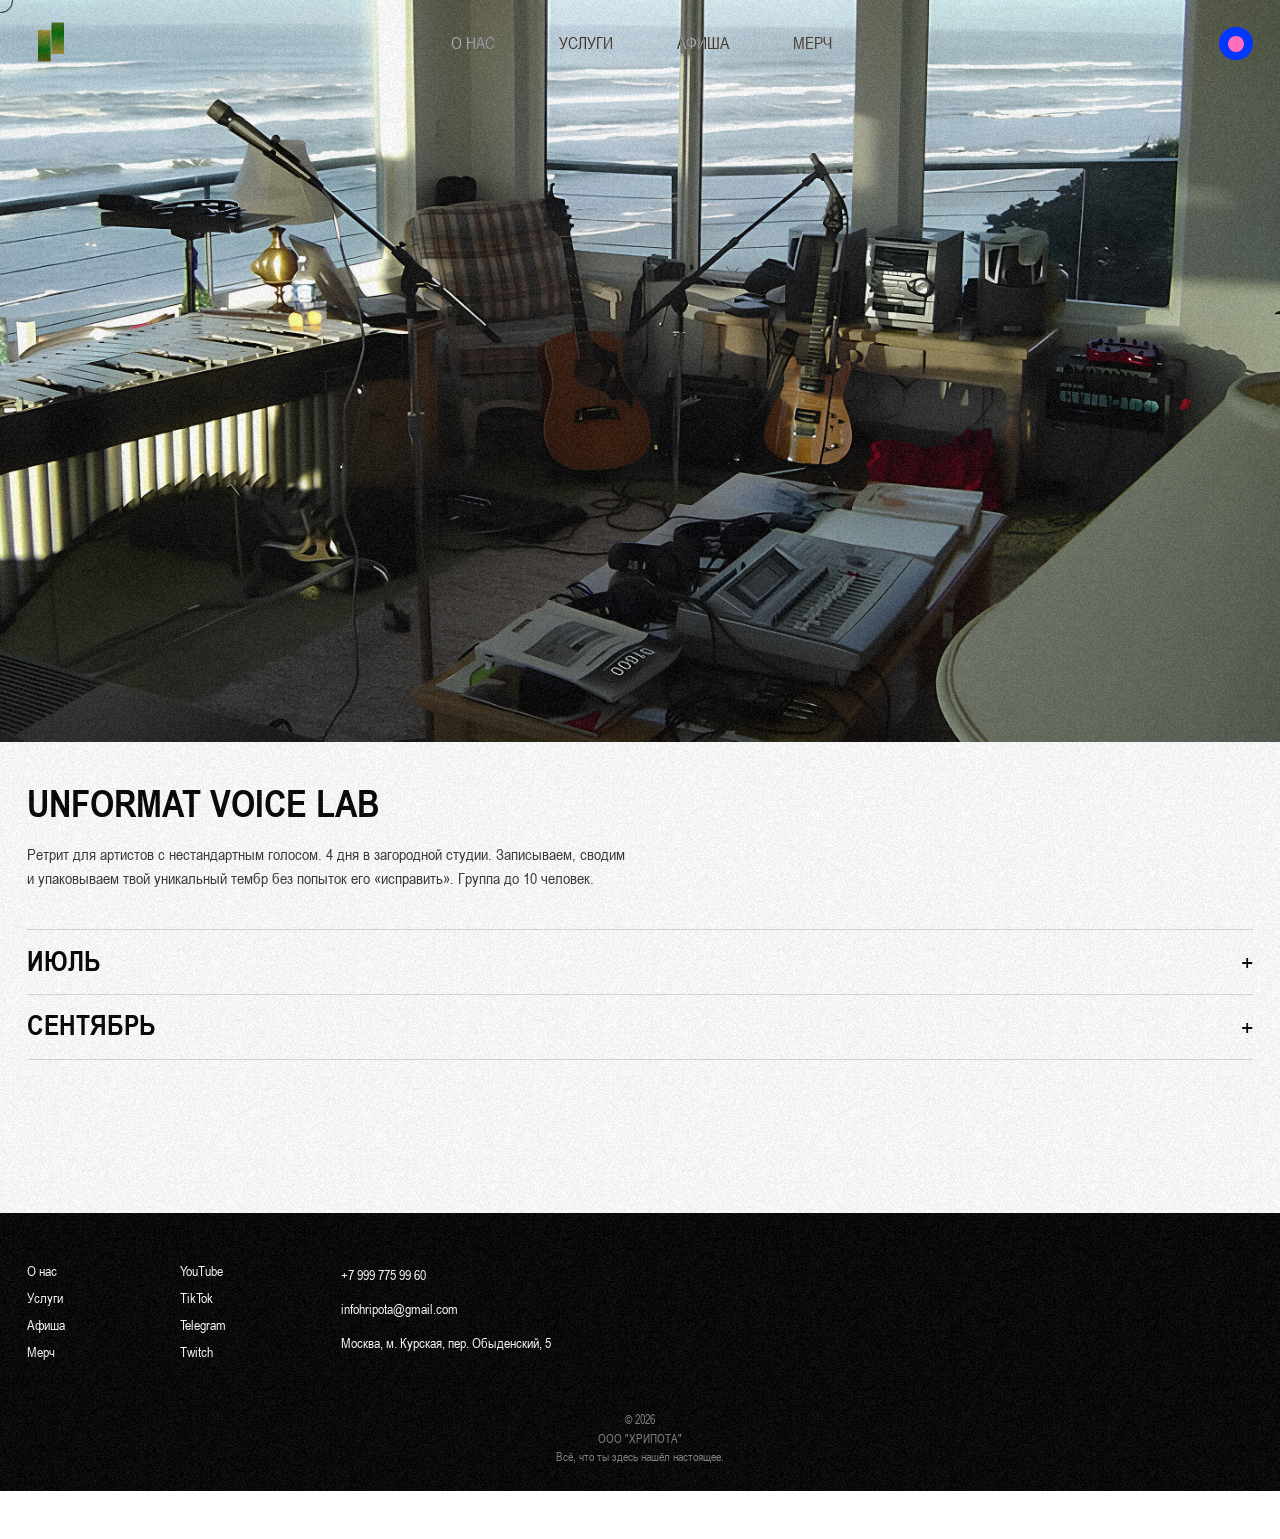
<file: event_retreat.html>
<!doctype html>
<html lang="ru" dir="ltr">
  <head>
    <meta charset="utf-8" />
    <meta name="viewport" content="width=device-width, initial-scale=1.0" />
    <title>UNFORMAT VOICE LAB</title>
    <link rel="icon" type="image/svg+xml" href="./images/logo.svg" />
    <link href="./stylesheets/style.css" rel="stylesheet" type="text/css" />
    <link rel="stylesheet" href="./stylesheets/event.css" />
    <link rel="stylesheet" href="./stylesheets/content.css" />
  </head>
  <body class="body_event">
    <div class="custom-cursor"></div>
    <section class="menubar">
      <a href="./index.html"
        ><img class="logo" src="./images/logo.svg" alt=""
      /></a>
      <div>
        <div class="list_container"></div>
        <ul class="li-list">
          <li><a href="about.html">О НАС</a></li>
          <li><a href="services.html">УСЛУГИ</a></li>
          <li><a href="affiche.html">АФИША</a></li>
          <li><a href="merch.html">МЕРЧ</a></li>
        </ul>
      </div>
    </section>

    <div class="btn">
      <div class="circle"></div>
      <div class="btn_text">присоединяйся к нам</div>
    </div>
    <div class="form">
      <div class="content">
        <div class="close_circle"></div>

        <p class="form_title">
          Хочешь присоединиться к лейблу?<br />Напиши пару слов о себе и своей
          музыке.<br />Мы не кусаемся и не навязываем лишнего.
        </p>

        <div class="form_row">
          <div class="form_field">
            <label class="form_label">имя</label>
            <input class="form_input" type="text" placeholder="Иван" />
          </div>

          <div class="form_field form_field_phone">
            <label class="form_label">номер телефона</label>
            <div class="form_phone_wrap">
              <span class="form_phone_code">+7</span>
              <input
                class="form_input form_input_phone"
                type="tel"
                placeholder="999 123 45 67"
              />
            </div>
          </div>
        </div>

        <div class="form_field">
          <label class="form_label">немного о тебе</label>
          <textarea class="form_textarea" rows="4"></textarea>
        </div>

        <div class="form_field">
          <label class="form_label">ссылка на твою музыку</label>
          <input
            class="form_input"
            type="url"
            placeholder="https://soundcloud.com/..."
          />
        </div>

        <button class="form_submit">Отправить заявку</button>
      </div>
    </div>

    <section class="page_event">
      <div class="event_img">
        <img src="./images/event-retreat.png" alt="" />
      </div>

      <div class="event_body">
        <p class="event_title">UNFORMAT VOICE LAB</p>
        <p class="event_desc">
          Ретрит для артистов с нестандартным голосом. 4 дня в загородной
          студии. Записываем, сводим <br />и упаковываем твой уникальный тембр
          без попыток его «исправить». Группа до 10 человек.
        </p>

        <div class="event_months">
          <div class="event_month">
            <div class="event_month_head">
              <span class="event_month_name">ИЮЛЬ</span>
              <span class="event_month_toggle">+</span>
            </div>
            <div class="event_month_dates">
              <button class="event_date">18.07</button>
            </div>
          </div>

          <div class="event_month">
            <div class="event_month_head">
              <span class="event_month_name">СЕНТЯБРЬ</span>
              <span class="event_month_toggle">+</span>
            </div>
            <div class="event_month_dates">
              <button class="event_date">14.09</button>
            </div>
          </div>
        </div>

        <button class="event_submit_btn">Записаться</button>
      </div>
    </section>
    <section class="basement">
      <div class="basement_top">
        <div class="basement_col">
          <a
            href="javascript:void(0)"
            class="basement_link"
            data-href="about.html"
            >О нас</a
          >
          <a
            href="javascript:void(0)"
            class="basement_link"
            data-href="services.html"
            >Услуги</a
          >
          <a
            href="javascript:void(0)"
            class="basement_link"
            data-href="affiche.html"
            >Афиша</a
          >
          <a
            href="javascript:void(0)"
            class="basement_link"
            data-href="merch.html"
            >Мерч</a
          >
        </div>

        <div class="basement_col">
          <span class="basement_link basement_link_static">YouTube</span>
          <span class="basement_link basement_link_static">TikTok</span>
          <span class="basement_link basement_link_static">Telegram</span>
          <span class="basement_link basement_link_static">Twitch</span>
        </div>

        <div class="basement_col">
          <p class="basement_text">+7 999 775 99 60</p>
          <p class="basement_text">infohripota@gmail.com</p>
          <p class="basement_text">Москва, м. Курская, пер. Обыденский, 5</p>
        </div>
      </div>

      <div class="basement_bottom">
        <p class="basement_copy">© 2026</p>
        <p class="basement_copy">ООО "ХРИПОТА"</p>
        <p class="basement_copy">Всё, что ты здесь нашёл настоящее.</p>
      </div>
    </section>
    <canvas class="grain"></canvas>
    <script src="javascripts/java-script.js" charset="utf-8"></script>
    <script src="javascripts/event.js" charset="utf-8"></script>
    <script src="javascripts/transition.js"></script>
  </body>
</html>
</file>
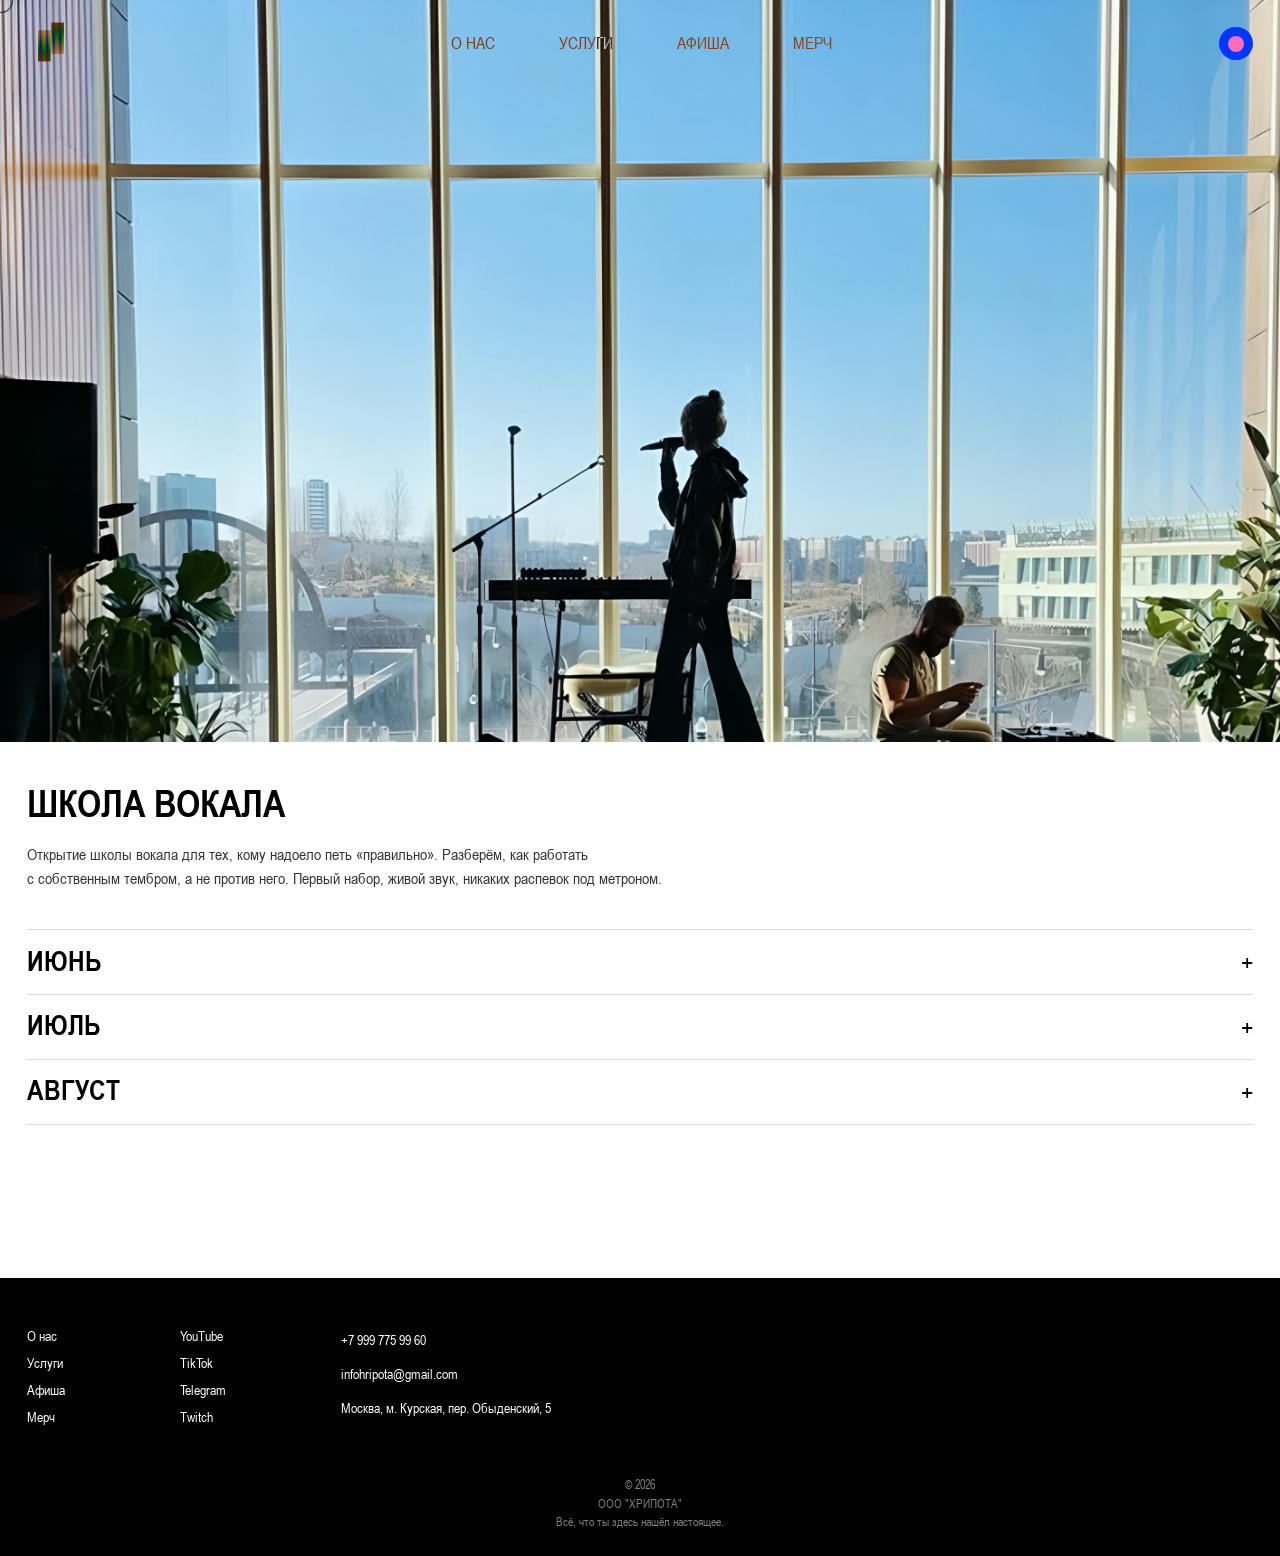
<file: event_school.html>
<!doctype html>
<html lang="ru" dir="ltr">
  <head>
    <meta charset="utf-8" />
    <meta name="viewport" content="width=device-width, initial-scale=1.0" />
    <title>ШКОЛА ВОКАЛА</title>
    <link rel="icon" type="image/svg+xml" href="./images/logo.svg" />
    <link href="./stylesheets/style.css" rel="stylesheet" type="text/css" />
    <link rel="stylesheet" href="./stylesheets/event.css" />
    <link rel="stylesheet" href="./stylesheets/content.css" />
  </head>
  <body class="body_event">
    <div class="custom-cursor"></div>
    <section class="menubar">
      <a href="./index.html"
        ><img class="logo" src="./images/logo.svg" alt=""
      /></a>
      <div>
        <div class="list_container"></div>
        <ul class="li-list">
          <li><a href="about.html">О НАС</a></li>
          <li><a href="services.html">УСЛУГИ</a></li>
          <li><a href="affiche.html">АФИША</a></li>
          <li><a href="merch.html">МЕРЧ</a></li>
        </ul>
      </div>
    </section>

    <div class="btn">
      <div class="circle"></div>
      <div class="btn_text">присоединяйся к нам</div>
    </div>
    <div class="form">
      <div class="content">
        <div class="close_circle"></div>

        <p class="form_title">
          Хочешь присоединиться к лейблу?<br />Напиши пару слов о себе и своей
          музыке.<br />Мы не кусаемся и не навязываем лишнего.
        </p>

        <div class="form_row">
          <div class="form_field">
            <label class="form_label">имя</label>
            <input class="form_input" type="text" placeholder="Имя" />
          </div>

          <div class="form_field form_field_phone">
            <label class="form_label">номер телефона</label>
            <div class="form_phone_wrap">
              <span class="form_phone_code">+7</span>
              <input
                class="form_input form_input_phone"
                type="tel"
                placeholder="999 123 45 67"
              />
            </div>
          </div>
        </div>

        <div class="form_field">
          <label class="form_label">немного о тебе</label>
          <textarea class="form_textarea" rows="4"></textarea>
        </div>

        <div class="form_field">
          <label class="form_label">ссылка на твою музыку</label>
          <input
            class="form_input"
            type="url"
            placeholder="https://soundcloud.com/..."
          />
        </div>

        <button class="form_submit">Отправить заявку</button>
      </div>
    </div>

    <section class="page_event">
      <div class="event_img">
        <img src="./images/event-school.png" alt="" />
      </div>

      <div class="event_body">
        <p class="event_title">ШКОЛА ВОКАЛА</p>
        <p class="event_desc">
          Открытие школы вокала для тех, кому надоело петь «правильно».
          Разберём, как работать <br />
          с собственным тембром, а не против него. Первый набор, живой звук,
          никаких распевок под метроном.
        </p>

        <div class="event_months">
          <div class="event_month">
            <div class="event_month_head">
              <span class="event_month_name">ИЮНЬ</span>
              <span class="event_month_toggle">+</span>
            </div>
            <div class="event_month_dates">
              <button class="event_date">
                01.06
                <span class="event_date_note">Открытие!</span>
              </button>
            </div>
          </div>

          <div class="event_month">
            <div class="event_month_head">
              <span class="event_month_name">ИЮЛЬ</span>
              <span class="event_month_toggle">+</span>
            </div>
            <div class="event_month_dates">
              <button class="event_date">08.07</button>
              <button class="event_date">15.07</button>
              <button class="event_date">22.07</button>
              <button class="event_date">29.07</button>
            </div>
          </div>

          <div class="event_month">
            <div class="event_month_head">
              <span class="event_month_name">АВГУСТ</span>
              <span class="event_month_toggle">+</span>
            </div>
            <div class="event_month_dates">
              <button class="event_date">05.08</button>
              <button class="event_date">12.08</button>
              <button class="event_date">19.08</button>
              <button class="event_date">26.08</button>
            </div>
          </div>
        </div>

        <button class="event_submit_btn">Записаться</button>
      </div>
    </section>
    <section class="basement">
      <div class="basement_top">
        <div class="basement_col">
          <a
            href="javascript:void(0)"
            class="basement_link"
            data-href="about.html"
            >О нас</a
          >
          <a
            href="javascript:void(0)"
            class="basement_link"
            data-href="services.html"
            >Услуги</a
          >
          <a
            href="javascript:void(0)"
            class="basement_link"
            data-href="affiche.html"
            >Афиша</a
          >
          <a
            href="javascript:void(0)"
            class="basement_link"
            data-href="merch.html"
            >Мерч</a
          >
        </div>

        <div class="basement_col">
          <span class="basement_link basement_link_static">YouTube</span>
          <span class="basement_link basement_link_static">TikTok</span>
          <span class="basement_link basement_link_static">Telegram</span>
          <span class="basement_link basement_link_static">Twitch</span>
        </div>

        <div class="basement_col">
          <p class="basement_text">+7 999 775 99 60</p>
          <p class="basement_text">infohripota@gmail.com</p>
          <p class="basement_text">Москва, м. Курская, пер. Обыденский, 5</p>
        </div>
      </div>

      <div class="basement_bottom">
        <p class="basement_copy">© 2026</p>
        <p class="basement_copy">ООО "ХРИПОТА"</p>
        <p class="basement_copy">Всё, что ты здесь нашёл настоящее.</p>
      </div>
    </section>
    <canvas class="grain"></canvas>
    <script src="javascripts/java-script.js" charset="utf-8"></script>
    <script src="javascripts/event.js" charset="utf-8"></script>
    <script src="javascripts/transition.js"></script>
  </body>
</html>
</file>
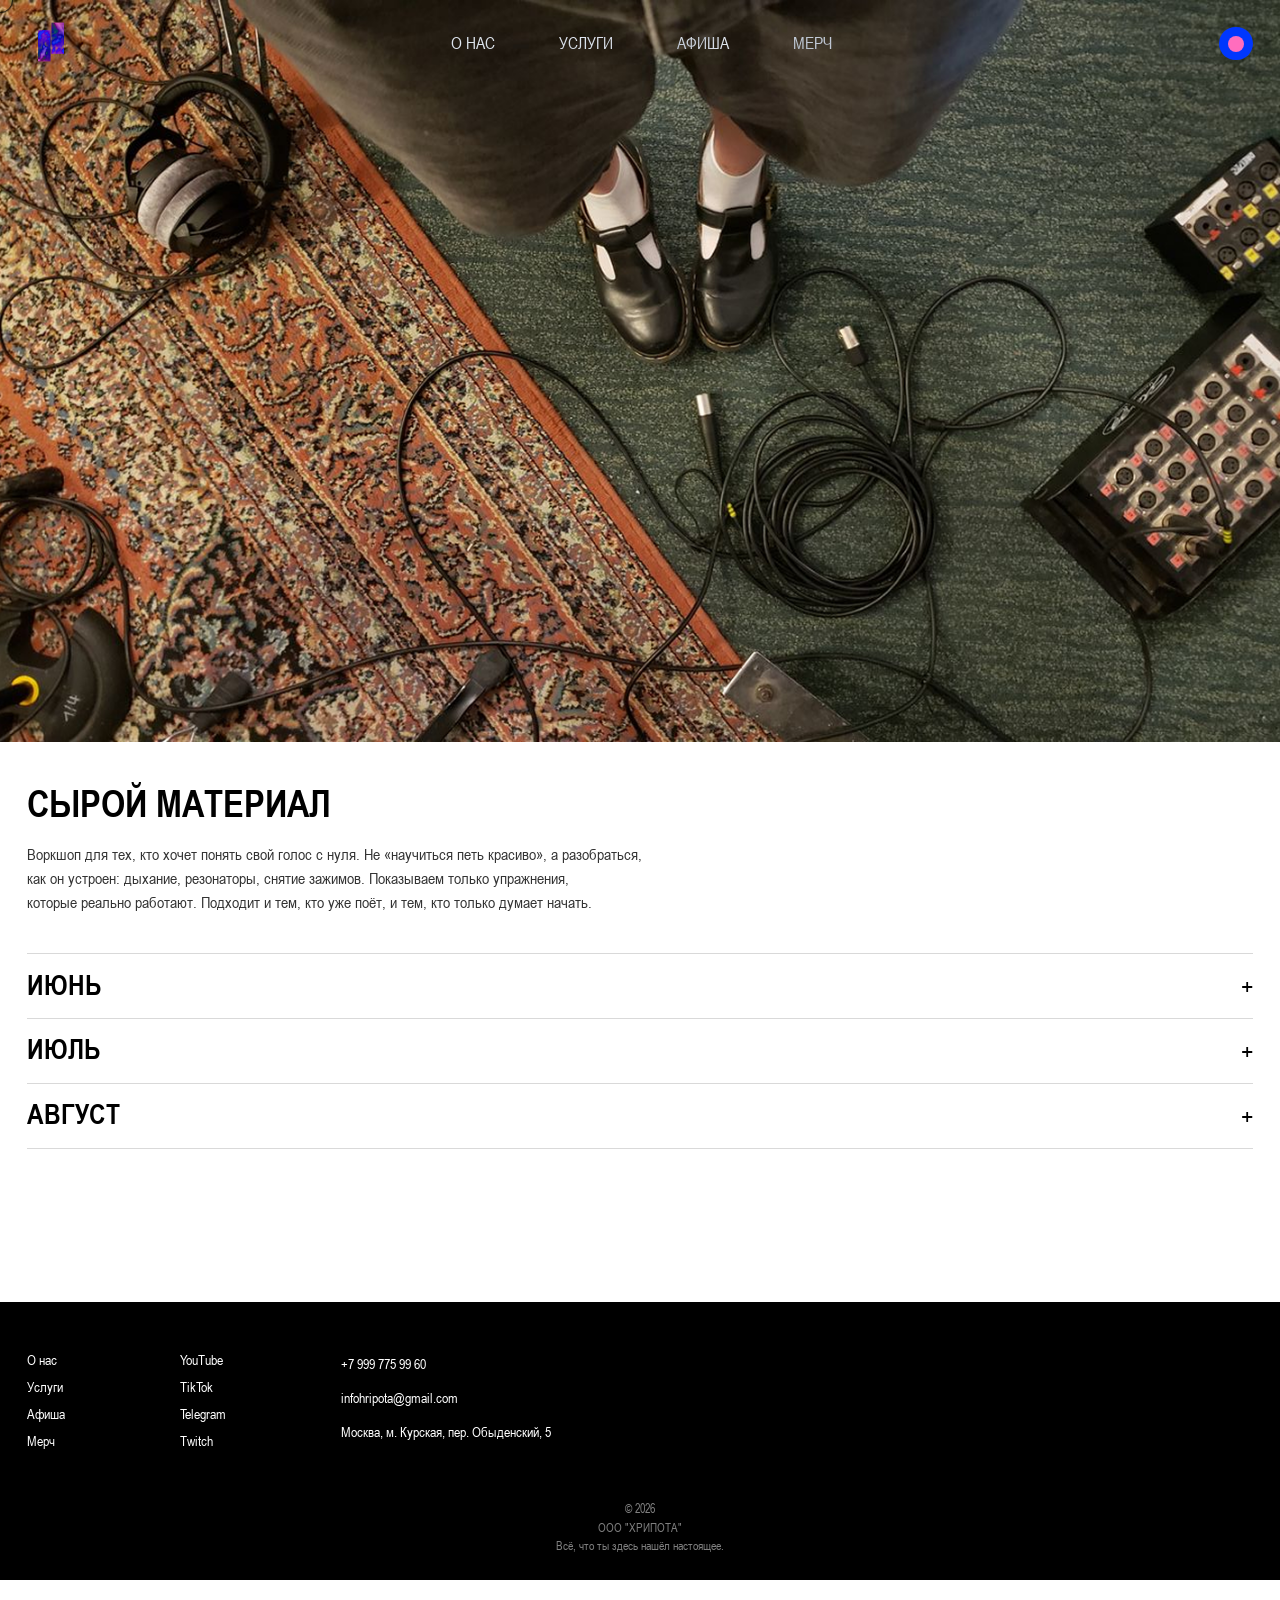
<file: event_workshop.html>
<!doctype html>
<html lang="ru" dir="ltr">
  <head>
    <meta charset="utf-8" />
    <meta name="viewport" content="width=device-width, initial-scale=1.0" />
    <title>СЫРОЙ МАТЕРИАЛ</title>
    <link rel="icon" type="image/svg+xml" href="./images/logo.svg" />
    <link href="./stylesheets/style.css" rel="stylesheet" type="text/css" />
    <link rel="stylesheet" href="./stylesheets/event.css" />
    <link rel="stylesheet" href="./stylesheets/content.css" />
  </head>
  <body class="body_event">
    <div class="custom-cursor"></div>
    <section class="menubar">
      <a href="./index.html"
        ><img class="logo" src="./images/logo.svg" alt=""
      /></a>
      <div>
        <div class="list_container"></div>
        <ul class="li-list">
          <li><a href="about.html">О НАС</a></li>
          <li><a href="services.html">УСЛУГИ</a></li>
          <li><a href="affiche.html">АФИША</a></li>
          <li><a href="merch.html">МЕРЧ</a></li>
        </ul>
      </div>
    </section>
    <div class="btn">
      <div class="circle"></div>
      <div class="btn_text">присоединяйся к нам</div>
    </div>
    <div class="form">
      <div class="content">
        <div class="close_circle"></div>

        <p class="form_title">
          Хочешь присоединиться к лейблу?<br />Напиши пару слов о себе и своей
          музыке.<br />Мы не кусаемся и не навязываем лишнего.
        </p>

        <div class="form_row">
          <div class="form_field">
            <label class="form_label">имя</label>
            <input class="form_input" type="text" placeholder="Иван" />
          </div>

          <div class="form_field form_field_phone">
            <label class="form_label">номер телефона</label>
            <div class="form_phone_wrap">
              <span class="form_phone_code">+7</span>
              <input
                class="form_input form_input_phone"
                type="tel"
                placeholder="999 123 45 67"
              />
            </div>
          </div>
        </div>

        <div class="form_field">
          <label class="form_label">немного о тебе</label>
          <textarea class="form_textarea" rows="4"></textarea>
        </div>

        <div class="form_field">
          <label class="form_label">ссылка на твою музыку</label>
          <input
            class="form_input"
            type="url"
            placeholder="https://soundcloud.com/..."
          />
        </div>

        <button class="form_submit">Отправить заявку</button>
      </div>
    </div>

    <section class="page_event">
      <div class="event_img">
        <img src="./images/event-workshop.png" alt="" />
      </div>

      <div class="event_body">
        <p class="event_title">СЫРОЙ МАТЕРИАЛ</p>
        <p class="event_desc">
          Воркшоп для тех, кто хочет понять свой голос с нуля. Не «научиться
          петь красиво», а разобраться, <br />
          как он устроен: дыхание, резонаторы, снятие зажимов. Показываем только
          упражнения, <br />которые реально работают. Подходит и тем, кто уже
          поёт, и тем, кто только думает начать.
        </p>

        <div class="event_months">
          <div class="event_month">
            <div class="event_month_head">
              <span class="event_month_name">ИЮНЬ</span>
              <span class="event_month_toggle">+</span>
            </div>
            <div class="event_month_dates">
              <button class="event_date">05.06</button>
              <button class="event_date">19.06</button>
            </div>
          </div>

          <div class="event_month">
            <div class="event_month_head">
              <span class="event_month_name">ИЮЛЬ</span>
              <span class="event_month_toggle">+</span>
            </div>
            <div class="event_month_dates">
              <button class="event_date">10.07</button>
              <button class="event_date">24.07</button>
            </div>
          </div>

          <div class="event_month">
            <div class="event_month_head">
              <span class="event_month_name">АВГУСТ</span>
              <span class="event_month_toggle">+</span>
            </div>
            <div class="event_month_dates">
              <button class="event_date">25.08</button>
              <button class="event_date">27.08</button>
              <button class="event_date">30.08</button>
            </div>
          </div>
        </div>

        <button class="event_submit_btn">Записаться</button>
      </div>
    </section>
    <section class="basement">
      <div class="basement_top">
        <div class="basement_col">
          <a
            href="javascript:void(0)"
            class="basement_link"
            data-href="about.html"
            >О нас</a
          >
          <a
            href="javascript:void(0)"
            class="basement_link"
            data-href="services.html"
            >Услуги</a
          >
          <a
            href="javascript:void(0)"
            class="basement_link"
            data-href="affiche.html"
            >Афиша</a
          >
          <a
            href="javascript:void(0)"
            class="basement_link"
            data-href="merch.html"
            >Мерч</a
          >
        </div>

        <div class="basement_col">
          <span class="basement_link basement_link_static">YouTube</span>
          <span class="basement_link basement_link_static">TikTok</span>
          <span class="basement_link basement_link_static">Telegram</span>
          <span class="basement_link basement_link_static">Twitch</span>
        </div>

        <div class="basement_col">
          <p class="basement_text">+7 999 775 99 60</p>
          <p class="basement_text">infohripota@gmail.com</p>
          <p class="basement_text">Москва, м. Курская, пер. Обыденский, 5</p>
        </div>
      </div>

      <div class="basement_bottom">
        <p class="basement_copy">© 2026</p>
        <p class="basement_copy">ООО "ХРИПОТА"</p>
        <p class="basement_copy">Всё, что ты здесь нашёл настоящее.</p>
      </div>
    </section>
    <canvas class="grain"></canvas>
    <script src="javascripts/java-script.js" charset="utf-8"></script>
    <script src="javascripts/event.js" charset="utf-8"></script>
    <script src="javascripts/transition.js"></script>
  </body>
</html>
</file>
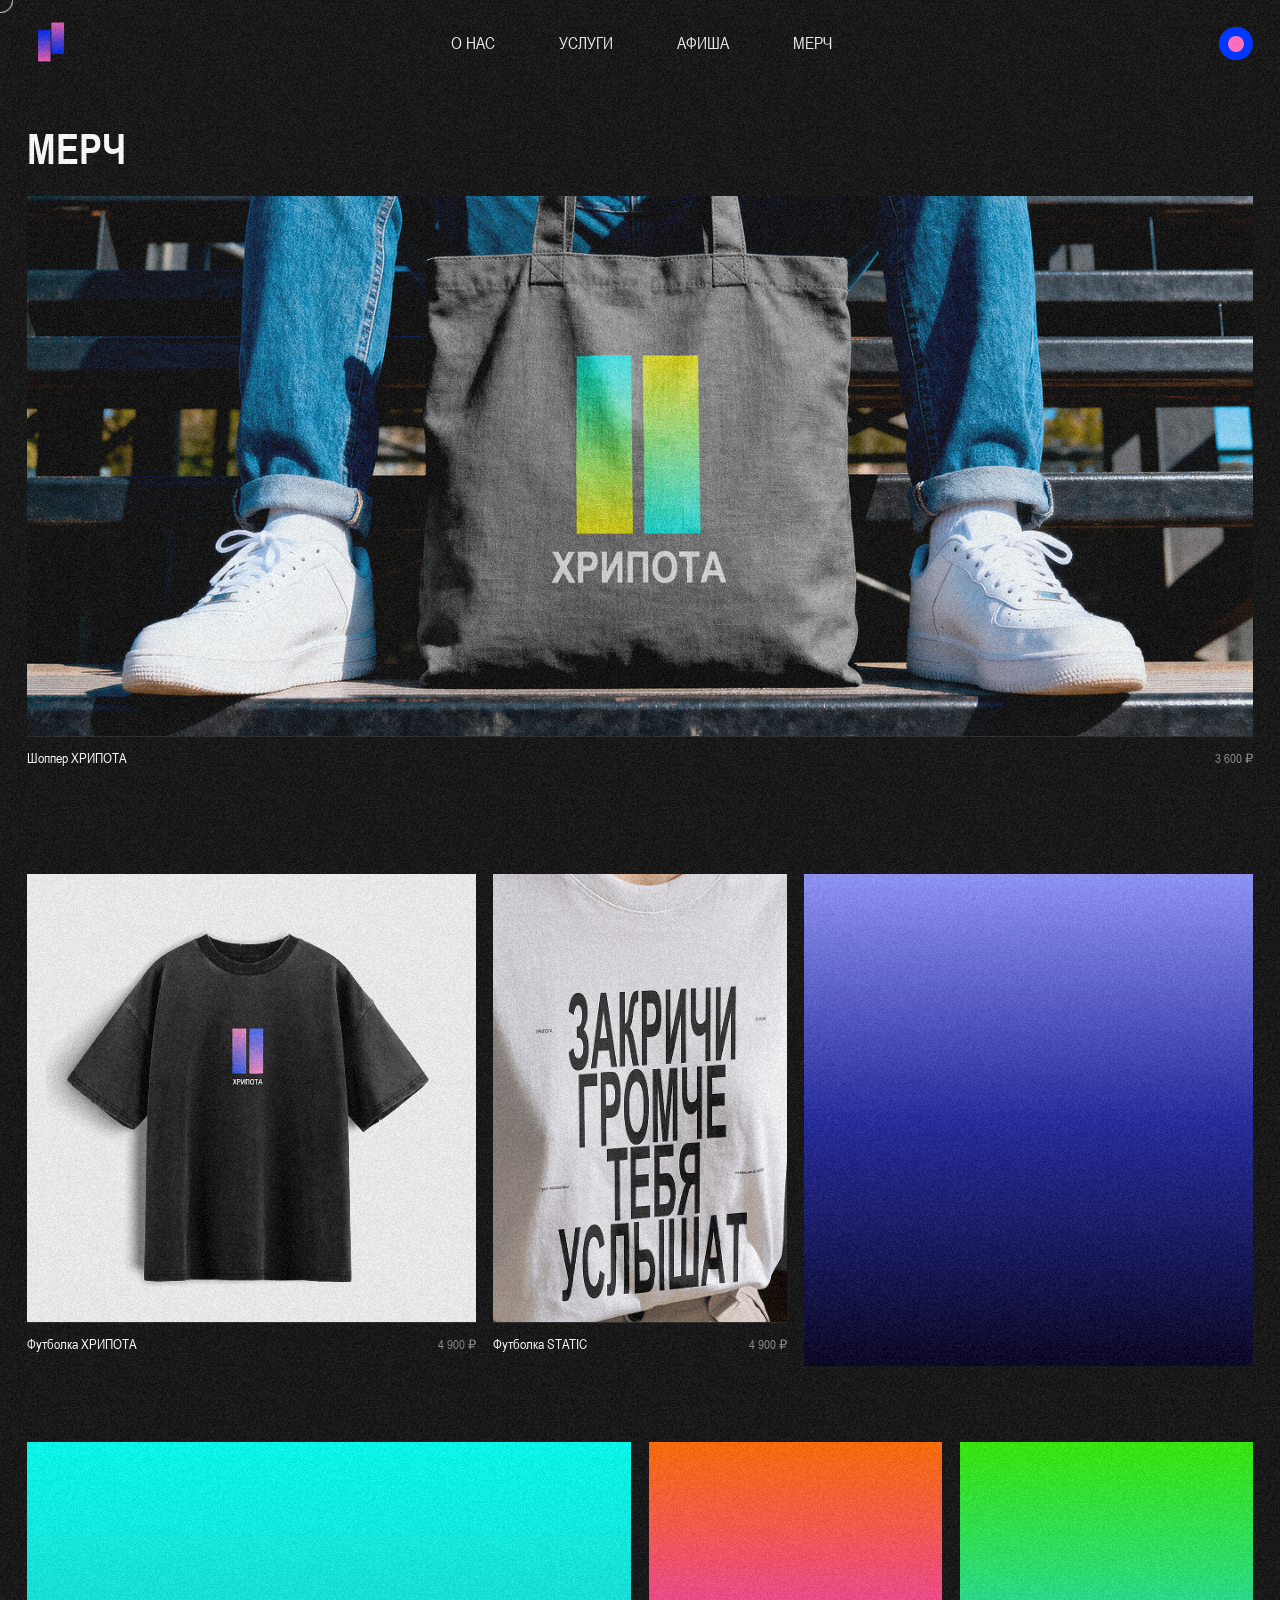
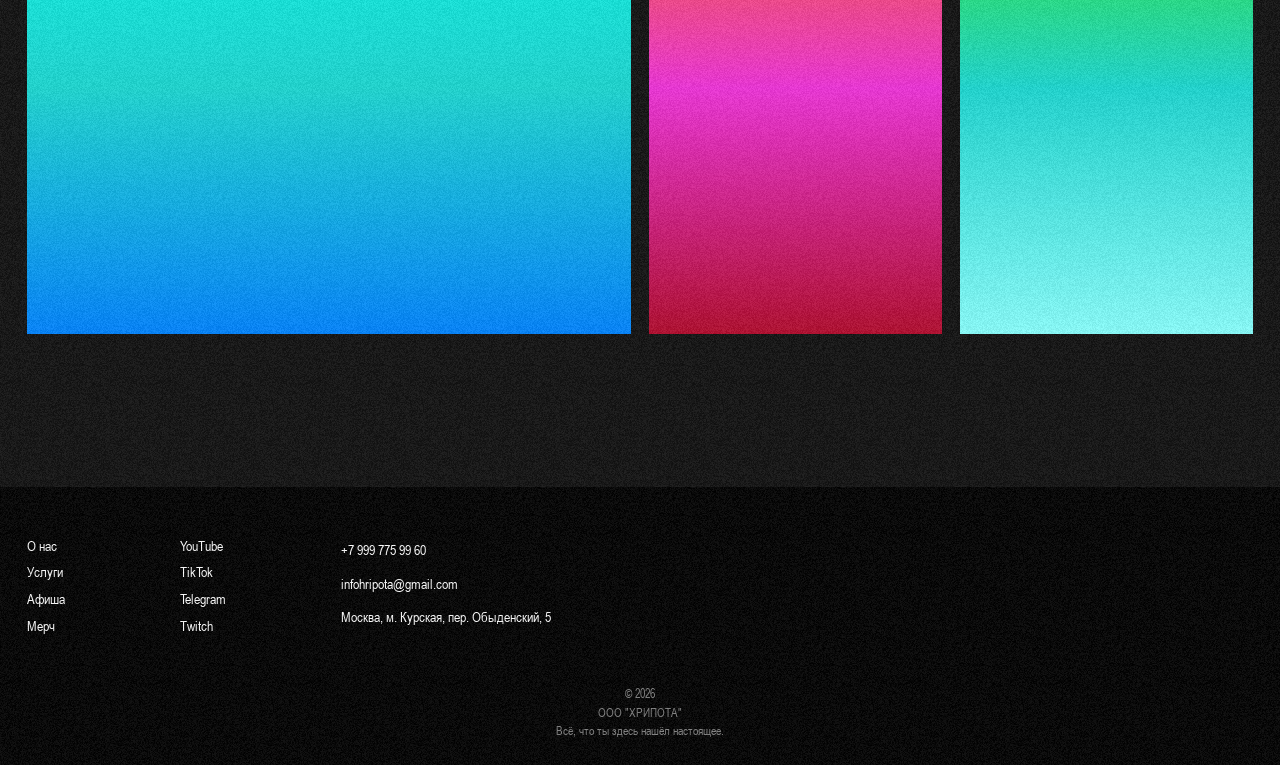
<file: merch.html>
<!doctype html>
<html lang="ru" dir="ltr">
  <head>
    <meta charset="utf-8" />
    <meta name="viewport" content="width=device-width, initial-scale=1.0" />
    <title>МЕРЧ</title>
    <link rel="icon" type="image/svg+xml" href="./images/logo.svg" />
    <link href="./stylesheets/style.css" rel="stylesheet" type="text/css" />
  </head>
  <body>
    <div class="custom-cursor"></div>
    <section class="menubar">
      <a href="./index.html"
        ><img class="logo" src="./images/logo.svg" alt=""
      /></a>
      <div>
        <div class="list_container"></div>
        <ul class="li-list">
          <li><a href="about.html">О НАС</a></li>
          <li><a href="services.html">УСЛУГИ</a></li>
          <li><a href="affiche.html">АФИША</a></li>
          <li><a href="merch.html">МЕРЧ</a></li>
        </ul>
      </div>
    </section>

    <div class="btn">
      <div class="circle"></div>
      <div class="btn_text">присоединяйся к нам</div>
    </div>
    <div class="form">
      <div class="content">
        <div class="close_circle"></div>
        <p class="form_title">
          Хочешь присоединиться к лейблу?<br />Напиши пару слов о себе и своей
          музыке.<br />Мы не кусаемся и не навязываем лишнего.
        </p>
        <div class="form_row">
          <div class="form_field">
            <label class="form_label">имя</label>
            <input class="form_input" type="text" placeholder="Иван" />
          </div>
          <div class="form_field form_field_phone">
            <label class="form_label">номер телефона</label>
            <div class="form_phone_wrap">
              <span class="form_phone_code">+7</span>
              <input
                class="form_input form_input_phone"
                type="tel"
                placeholder="999 123 45 67"
              />
            </div>
          </div>
        </div>
        <div class="form_field">
          <label class="form_label">немного о тебе</label>
          <textarea class="form_textarea" rows="4"></textarea>
        </div>
        <div class="form_field">
          <label class="form_label">ссылка на твою музыку</label>
          <input
            class="form_input"
            type="url"
            placeholder="https://soundcloud.com/... "
          />
        </div>
        <button class="form_submit">Отправить заявку</button>
      </div>
    </div>

    <section class="page_merch">
      <div class="merch_header">
        <p class="merch_page_title">МЕРЧ</p>
      </div>

      <div class="merch_grid_wide img_reveal_wrap" data-href="404.html">
        <div class="merch_grid_img">
          <img src="./images/bag.png" alt="" />
          <div
            class="img_reveal_curtain"
            style="
              background: linear-gradient(180deg, #1cd8d2, #0083fe, #20269d);
            "
          ></div>
        </div>
        <div class="merch_grid_info">
          <p class="merch_grid_name">Шоппер ХРИПОТА</p>
          <p class="merch_grid_price">3 600 ₽</p>
        </div>
      </div>

      <!-- первая тройка -->
      <div class="merch_grid merch_grid_1">
        <div class="merch_grid_item merch_anim" data-href="404.html">
          <div class="merch_grid_img img_reveal_wrap">
            <img src="./images/t-shirt.png" alt="" />
            <div
              class="img_reveal_curtain"
              style="
                background: linear-gradient(180deg, #ee0979, #dd2476, #ff6e7f);
              "
            ></div>
          </div>
          <div class="merch_grid_info">
            <p class="merch_grid_name">Футболка ХРИПОТА</p>
            <p class="merch_grid_price">4 900 ₽</p>
          </div>
        </div>

        <div class="merch_grid_item merch_anim" data-href="404.html">
          <div class="merch_grid_img img_reveal_wrap">
            <img src="./images/t-shirt_2.png" alt="" />
            <div
              class="img_reveal_curtain"
              style="
                background: linear-gradient(180deg, #fdfc47, #ff6a00, #ec2f4b);
              "
            ></div>
          </div>
          <div class="merch_grid_info">
            <p class="merch_grid_name">Футболка STATIC</p>
            <p class="merch_grid_price">4 900 ₽</p>
          </div>
        </div>

        <div class="merch_grid_item merch_anim" data-href="404.html">
          <div class="merch_grid_img img_reveal_wrap">
            <img src="./images/sweat_shirt.png" alt="" />
            <div
              class="img_reveal_curtain"
              style="
                background: linear-gradient(180deg, #8f94fb, #20269d, #03001e);
              "
            ></div>
          </div>
          <div class="merch_grid_info">
            <p class="merch_grid_name">Лонгслив ХРИПОТА</p>
            <p class="merch_grid_price">5 500 ₽</p>
          </div>
        </div>
      </div>

      <!-- вторая тройка -->
      <div class="merch_grid merch_grid_2">
        <div class="merch_grid_item merch_anim" data-href="404.html">
          <div class="merch_grid_img img_reveal_wrap">
            <img src="./images/sweater.png" alt="" />
            <div
              class="img_reveal_curtain"
              style="
                background: linear-gradient(180deg, #00fff0, #1cd8d2, #0083fe);
              "
            ></div>
          </div>
          <div class="merch_grid_info">
            <p class="merch_grid_name">Свитшот DEFECT</p>
            <p class="merch_grid_price">5 900 ₽</p>
          </div>
        </div>

        <div class="merch_grid_item merch_anim" data-href="404.html">
          <div class="merch_grid_img img_reveal_wrap">
            <img src="./images/hude.png" alt="" />
            <div
              class="img_reveal_curtain"
              style="
                background: linear-gradient(180deg, #ff6a00, #ef32d9, #b20a2c);
              "
            ></div>
          </div>
          <div class="merch_grid_info">
            <p class="merch_grid_name">Худи STATIC</p>
            <p class="merch_grid_price">6 900 ₽</p>
          </div>
        </div>

        <div class="merch_grid_item merch_anim" data-href="404.html">
          <div class="merch_grid_img img_reveal_wrap">
            <img src="./images/cap.png" alt="" />
            <div
              class="img_reveal_curtain"
              style="
                background: linear-gradient(180deg, #32ed04, #1cd8d2, #89fffd);
              "
            ></div>
          </div>
          <div class="merch_grid_info">
            <p class="merch_grid_name">Кепка DEFECT</p>
            <p class="merch_grid_price">3 600 ₽</p>
          </div>
        </div>
      </div>
    </section>

    <section class="basement">
      <div class="basement_top">
        <div class="basement_col">
          <a
            href="javascript:void(0)"
            class="basement_link"
            data-href="about.html"
            >О нас</a
          >
          <a
            href="javascript:void(0)"
            class="basement_link"
            data-href="services.html"
            >Услуги</a
          >
          <a
            href="javascript:void(0)"
            class="basement_link"
            data-href="affiche.html"
            >Афиша</a
          >
          <a
            href="javascript:void(0)"
            class="basement_link"
            data-href="merch.html"
            >Мерч</a
          >
        </div>
        <div class="basement_col">
          <span class="basement_link basement_link_static">YouTube</span>
          <span class="basement_link basement_link_static">TikTok</span>
          <span class="basement_link basement_link_static">Telegram</span>
          <span class="basement_link basement_link_static">Twitch</span>
        </div>
        <div class="basement_col">
          <p class="basement_text">+7 999 775 99 60</p>
          <p class="basement_text">infohripota@gmail.com</p>
          <p class="basement_text">Москва, м. Курская, пер. Обыденский, 5</p>
        </div>
      </div>
      <div class="basement_bottom">
        <p class="basement_copy">© 2026</p>
        <p class="basement_copy">ООО "ХРИПОТА"</p>
        <p class="basement_copy">Всё, что ты здесь нашёл настоящее.</p>
      </div>
    </section>

    <canvas class="grain"></canvas>
    <script src="javascripts/java-script.js" charset="utf-8"></script>
    <script src="./javascripts/transition.js"></script>
  </body>
</html>
</file>
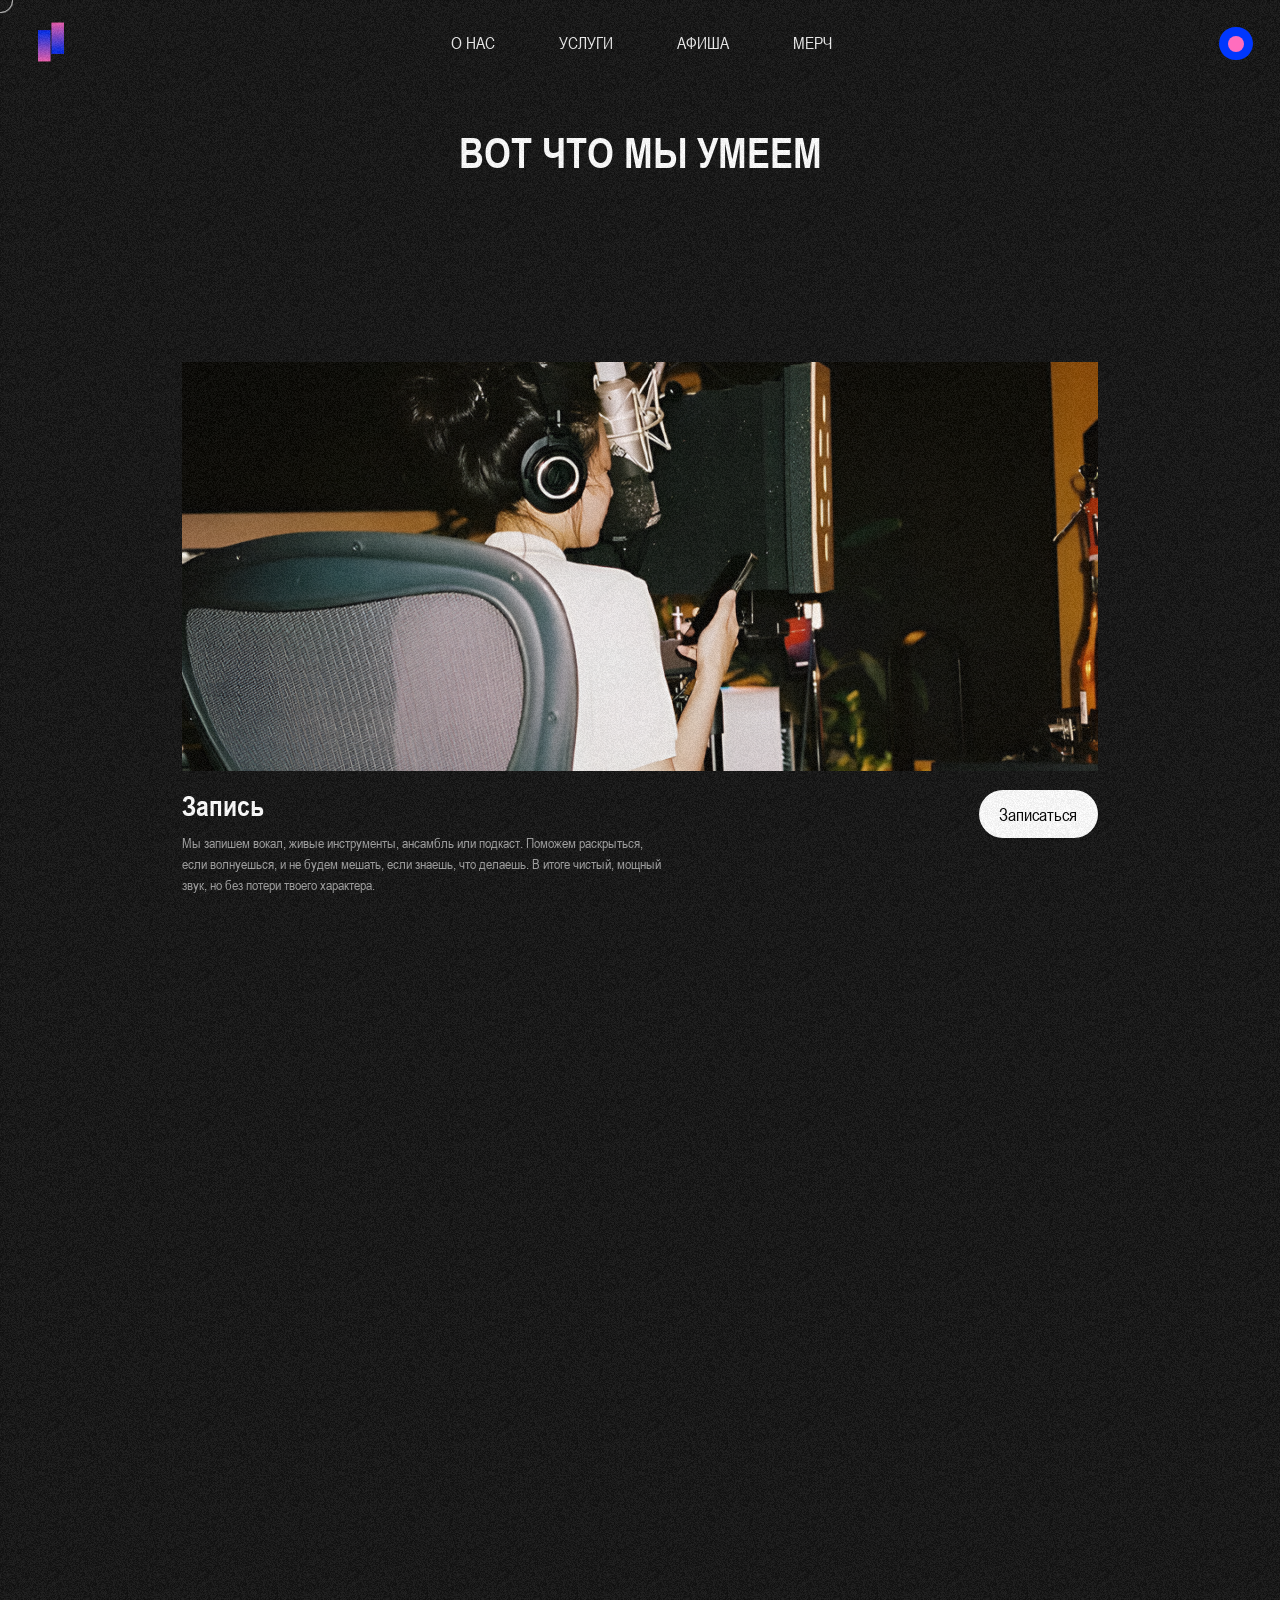
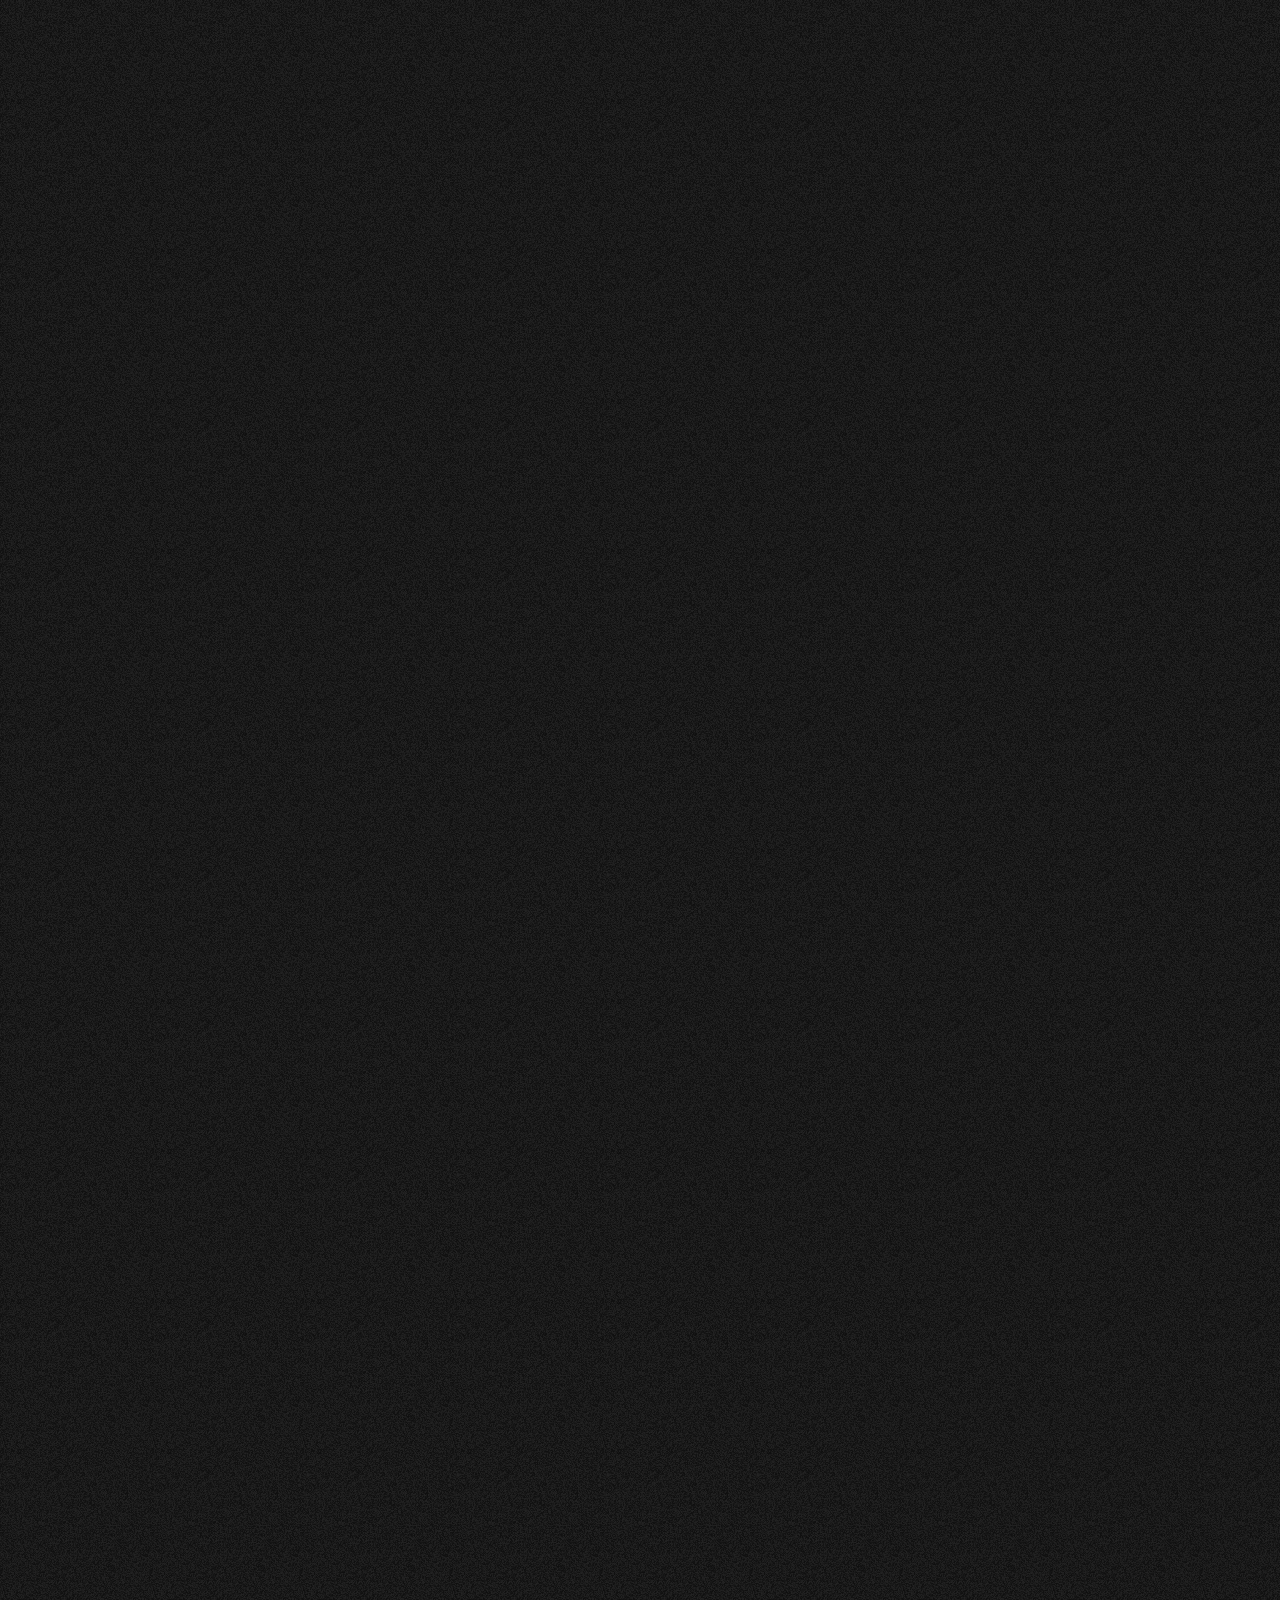
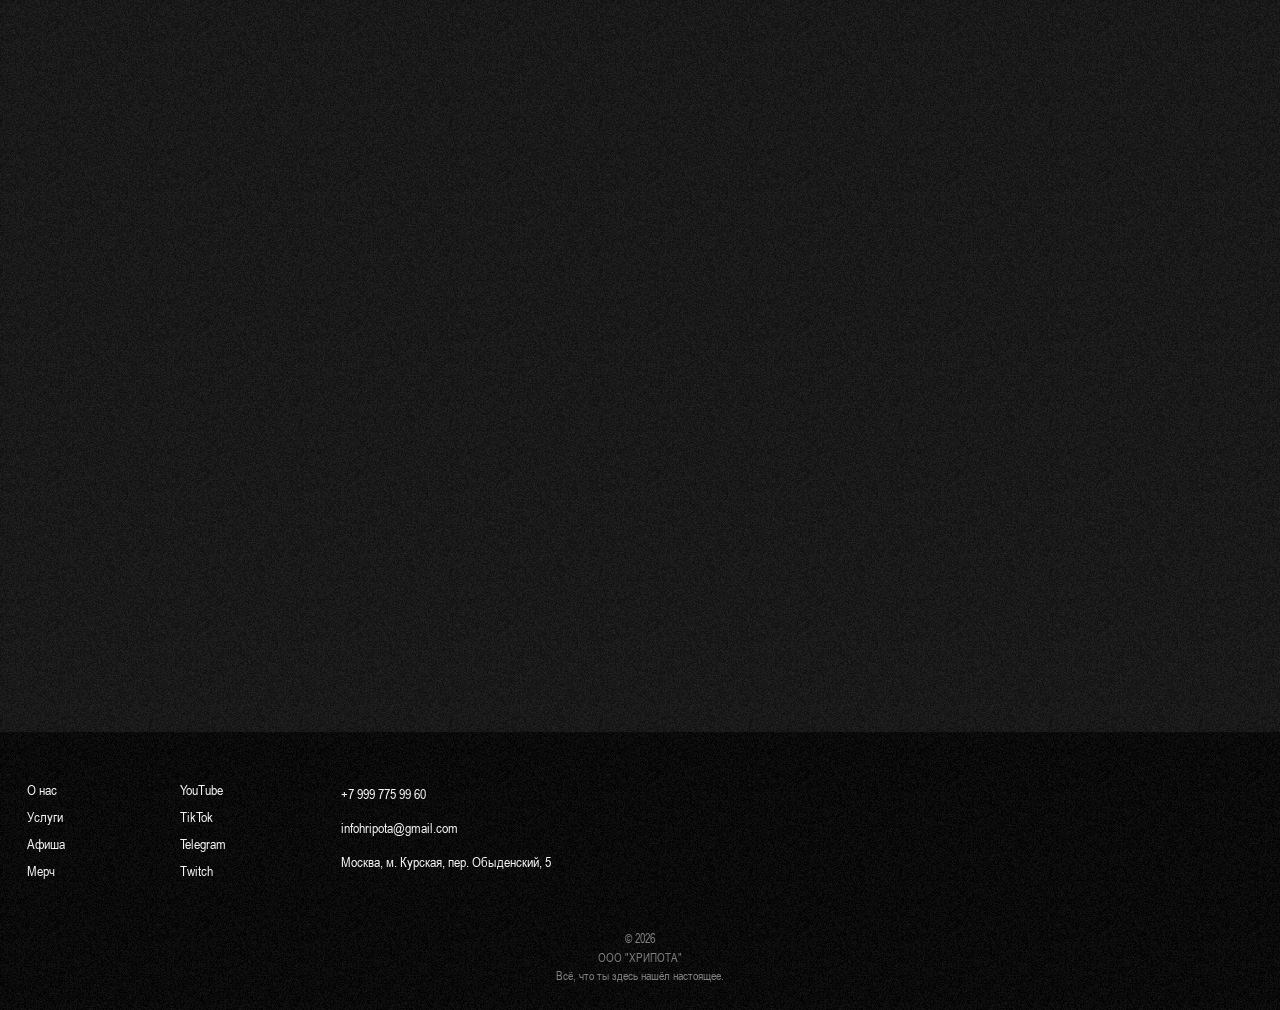
<file: services.html>
<!doctype html>
<html lang="ru" dir="ltr">
  <head>
    <meta charset="utf-8" />
    <meta name="viewport" content="width=device-width, initial-scale=1.0" />
    <title>УСЛУГИ</title>
    <link rel="icon" type="image/svg+xml" href="./images/logo.svg" />
    <link href="./stylesheets/style.css" rel="stylesheet" type="text/css" />
  </head>
  <body>
    <div class="custom-cursor"></div>
    <section class="menubar">
      <a href="./index.html"
        ><img class="logo" src="./images/logo.svg" alt=""
      /></a>
      <div>
        <div class="list_container"></div>
        <ul class="li-list">
          <li><a href="about.html">О НАС</a></li>
          <li><a href="services.html">УСЛУГИ</a></li>
          <li><a href="affiche.html">АФИША</a></li>
          <li><a href="merch.html">МЕРЧ</a></li>
        </ul>
      </div>
    </section>
    <div class="btn">
      <div class="circle"></div>
      <div class="btn_text">присоединяйся к нам</div>
    </div>
    <div class="form">
      <div class="content">
        <div class="close_circle"></div>

        <p class="form_title">
          Хочешь присоединиться к лейблу?<br />Напиши пару слов о себе и своей
          музыке.<br />Мы не кусаемся и не навязываем лишнего.
        </p>

        <div class="form_row">
          <div class="form_field">
            <label class="form_label">имя</label>
            <input class="form_input" type="text" placeholder="Иван" />
          </div>

          <div class="form_field form_field_phone">
            <label class="form_label">номер телефона</label>
            <div class="form_phone_wrap">
              <span class="form_phone_code">+7</span>
              <input
                class="form_input form_input_phone"
                type="tel"
                placeholder="999 123 45 67"
              />
            </div>
          </div>
        </div>

        <div class="form_field">
          <label class="form_label">немного о тебе</label>
          <textarea class="form_textarea" rows="4"></textarea>
        </div>

        <div class="form_field">
          <label class="form_label">ссылка на твою музыку</label>
          <input
            class="form_input"
            type="url"
            placeholder="https://soundcloud.com/..."
          />
        </div>

        <button class="form_submit">Отправить заявку</button>
      </div>
    </div>
    <section class="page_srv">
      <p class="srv_title">ВОТ ЧТО МЫ УМЕЕМ</p>

      <div class="srv_scroll">
        <div class="srv_sticky">
          <div class="srv_block" data-index="0">
            <div class="srv_img">
              <img src="./images/produce.png" alt="" />
            </div>
            <div class="srv_bottom">
              <div class="srv_info">
                <p class="srv_name">Обработка и постпродакшн</p>
                <p class="srv_desc">
                  Сведение, мастеринг, чистка записей. Мы сделаем твой звук
                  мощным, чистым,<br />
                  но живым. Твой трек зазвучит так, как ты задумал и даже чуть
                  лучше.
                </p>
              </div>
              <button class="srv_btn">Записаться</button>
            </div>
          </div>

          <div class="srv_block" data-index="1">
            <div class="srv_img">
              <img src="./images/recording.png" alt="" />
            </div>
            <div class="srv_bottom">
              <div class="srv_info">
                <p class="srv_name">Запись</p>
                <p class="srv_desc">
                  Мы запишем вокал, живые инструменты, ансамбль или подкаст.
                  Поможем раскрыться, если волнуешься, и не будем мешать, если
                  знаешь, что делаешь. В итоге чистый, мощный звук, но без
                  потери твоего характера.
                </p>
              </div>
              <button class="srv_btn">Записаться</button>
            </div>
          </div>

          <div class="srv_block" data-index="2">
            <div class="srv_img">
              <img src="./images/work_lable.png" alt="" />
            </div>
            <div class="srv_bottom">
              <div class="srv_info">
                <p class="srv_name">Работа с лейблом</p>
                <p class="srv_desc">
                  Цифровая дистрибуция, продвижение в плейлистах, выпуск
                  лимитированного винила <br />
                  и кассет. Только то, что реально работает. Твой голос услышат
                  те, кому это важно.
                </p>
              </div>
              <button class="srv_btn">Записаться</button>
            </div>
          </div>
          <div class="srv_block" data-index="3">
            <div class="srv_img">
              <img src="./images/support.png" alt="" />
            </div>
            <div class="srv_bottom">
              <div class="srv_info">
                <p class="srv_name">Продюсирование и творческая поддержка</p>
                <p class="srv_desc">
                  Помогаем услышать твой трек таким, каким он может стать.
                  Аранжировка, поиск саунда, работа над формой и подачей. Не
                  навязываем своё видение, но подсказываем, <br />
                  где можно выстрелить громче.
                </p>
              </div>
              <button class="srv_btn">Записаться</button>
            </div>
          </div>
        </div>
      </div>
    </section>
    <section class="basement">
      <div class="basement_top">
        <div class="basement_col">
          <a
            href="javascript:void(0)"
            class="basement_link"
            data-href="about.html"
            >О нас</a
          >
          <a
            href="javascript:void(0)"
            class="basement_link"
            data-href="services.html"
            >Услуги</a
          >
          <a
            href="javascript:void(0)"
            class="basement_link"
            data-href="affiche.html"
            >Афиша</a
          >
          <a
            href="javascript:void(0)"
            class="basement_link"
            data-href="merch.html"
            >Мерч</a
          >
        </div>

        <div class="basement_col">
          <span class="basement_link basement_link_static">YouTube</span>
          <span class="basement_link basement_link_static">TikTok</span>
          <span class="basement_link basement_link_static">Telegram</span>
          <span class="basement_link basement_link_static">Twitch</span>
        </div>

        <div class="basement_col">
          <p class="basement_text">+7 999 775 99 60</p>
          <p class="basement_text">infohripota@gmail.com</p>
          <p class="basement_text">Москва, м. Курская, пер. Обыденский, 5</p>
        </div>
      </div>

      <div class="basement_bottom">
        <p class="basement_copy">© 2026</p>
        <p class="basement_copy">ООО "ХРИПОТА"</p>
        <p class="basement_copy">Всё, что ты здесь нашёл настоящее.</p>
      </div>
    </section>

    <div class="srv_form_overlay" id="srv_form_overlay">
      <div class="srv_form_popup">
        <div class="srv_form_close"></div>
        <div class="srv_form_dropdown" id="srv_form_dropdown">
          <div class="srv_form_dropdown_head" id="srv_form_dropdown_head">
            <span class="srv_form_dropdown_label">Выбрать услугу</span>
            <span class="srv_form_dropdown_arrow">+</span>
          </div>
          <div class="srv_form_dropdown_list" id="srv_form_dropdown_list"></div>
        </div>
        <div class="srv_form_field">
          <label class="srv_form_label">email</label>
          <input
            class="srv_form_input"
            type="email"
            placeholder="ivan@gmail.com"
          />
        </div>
        <div class="srv_form_field">
          <label class="srv_form_label">номер телефона</label>
          <div class="srv_form_phone_row">
            <span class="srv_form_phone_code">+7</span>
            <input
              class="srv_form_input srv_form_input_phone"
              type="tel"
              placeholder="999 123 45 67"
            />
          </div>
        </div>
        <div class="srv_form_row">
          <div class="srv_form_field">
            <label class="srv_form_label">Дата</label>
            <input class="srv_form_input srv_form_input_date" type="date" />
          </div>
          <div class="srv_form_field">
            <label class="srv_form_label">Время</label>
            <input class="srv_form_input srv_form_input_time" type="time" />
          </div>
        </div>

        <button class="srv_form_submit">Записаться</button>
      </div>
    </div>
    <canvas class="grain"></canvas>
    <script src="javascripts/java-script.js" charset="utf-8"></script>
    <script src="./javascripts/transition.js"></script>
  </body>
</html>
</file>
<file: stylesheets/style.css>
@import "reset.css";
@import "fonts.css";
@import "content.css";
</file>
<file: stylesheets/event.css>
.body_event {
  background-color: #fff;
}

.body_event .custom-cursor {
  border-color: #000000;
}

.body_event .custom-cursor.hover {
  background: rgba(0, 0, 0, 0.08);
}

.body_event .li-list > li > a {
  color: #ffffff;
}

.body_event .circle {
  background: #0037fe;
}

.body_event .circle::after {
  background: #ff6dbd;
}

.body_event .btn_text {
  background: #0037fe;
  color: #ffffff;
}

.page_event {
  position: relative;
  width: 100%;
  max-width: 100vw;
}

.event_img {
  width: 100%;
  height: 58vw;
  overflow: hidden;
}

.event_img img {
  width: 100%;
  height: 100%;
  object-fit: cover;
  display: block;
}

.event_body {
  width: 95.83vw;
  margin: 0 auto;
  padding-top: 3vw;
  padding-bottom: 6vw;
}

.event_title {
  margin: 0;
  color: #000;
  font-family: "Arial Narrow", sans-serif;
  font-weight: 600;
  font-size: 3vw;
  line-height: 120%;
}

.event_desc {
  margin: 0;
  margin-top: 1.2vw;
  max-width: 50vw;
  color: #333;
  font-family: "Arial Narrow", sans-serif;
  font-weight: 400;
  font-size: 1.25vw;
  line-height: 150%;
}

.event_months {
  margin-top: 3vw;
}

.event_month {
  border-top: 1px solid rgba(0, 0, 0, 0.15);
}

.event_months .event_month:last-child {
  border-bottom: 1px solid rgba(0, 0, 0, 0.15);
}

.event_month_head {
  display: flex;
  justify-content: space-between;
  align-items: center;
  padding: 1.4vw 0;
  cursor: pointer;
}

.event_month_name {
  color: #000;
  font-family: "Arial Narrow", sans-serif;
  font-weight: 600;
  font-size: 2.2vw;
  line-height: 100%;
}

.event_month_toggle {
  color: #000;
  font-family: "Arial Narrow", sans-serif;
  font-weight: 400;
  font-size: 2vw;
  line-height: 100%;
  transition: transform 0.3s ease;
}

.event_month.is_open .event_month_toggle {
  transform: rotate(45deg);
}

.event_month_dates {
  display: flex;
  flex-wrap: wrap;
  gap: 1vw;
  max-height: 0;
  overflow: hidden;
  transition:
    max-height 0.4s ease,
    padding-bottom 0.4s ease;
  padding-bottom: 0;
}

.event_month.is_open .event_month_dates {
  max-height: 20vw;
  padding-bottom: 1.4vw;
}

.event_date {
  background: none;
  border: 1px solid rgba(0, 0, 0, 0.25);
  border-radius: 2vw;
  padding: 0.6vw 1.3vw;
  color: #000;
  font-family: "Arial Narrow", sans-serif;
  font-weight: 400;
  font-size: 1.1vw;
  cursor: pointer;
  display: flex;
  flex-direction: column;
  align-items: center;
  gap: 0.2vw;
  transition:
    background 0.25s ease,
    border-color 0.25s ease;
}

.event_date:hover {
  border-color: #000;
}

.event_date.is_selected {
  background: #000;
  color: #fff;
  border-color: #000;
}

.event_date_note {
  font-size: 0.75vw;
  color: rgba(0, 0, 0, 0.5);
}

.event_date.is_selected .event_date_note {
  color: rgba(255, 255, 255, 0.6);
}

.event_submit_btn {
  display: none;
  margin-top: 3vw;
  margin-left: auto;
  background: #000;
  color: #fff;
  border: none;
  border-radius: 2.4vw;
  padding: 1vw 1.6vw;
  font-family: "Arial Narrow", sans-serif;
  font-weight: 500;
  font-size: 1.3vw;
  cursor: pointer;
  transition:
    transform 0.2s ease,
    opacity 0.4s ease;
  opacity: 0;
}

.event_submit_btn.is_visible {
  display: block;
  opacity: 1;
}

.event_submit_btn:hover {
  transform: scale(1.03);
}

.event_body {
  display: flex;
  flex-direction: column;
}

.event_submit_btn {
  align-self: flex-end;
}

.event_anim {
  opacity: 0;
  transform: translateY(2.5vw);
  transition:
    opacity 0.8s ease,
    transform 0.8s ease;
}

.event_anim.revealed {
  opacity: 1;
  transform: translateY(0);
}
</file>
<file: stylesheets/content.css>
* {
  margin: 0;
  padding: 0;
  box-sizing: border-box;
  cursor: none;
}
.grain {
  position: absolute;
  width: 100vw;
  z-index: 10;
  pointer-events: none;
}
.custom-cursor {
  width: 2vw;
  height: 2vw;
  border: 0.13vw solid white;
  border-radius: 50%;
  position: fixed;
  pointer-events: none;
  z-index: 9999;
  transform: translate(-50%, -50%);
  backdrop-filter: invert(0);
  transition: all 0.15s ease;
}

.custom-cursor.hover {
  width: 3.47vw;
  height: 3.47vw;
  backdrop-filter: invert(1);
  background: rgba(0, 0, 0, 0.1);
  border-color: transparent;
  mix-blend-mode: difference;
  transition: all 0.2s cubic-bezier(0.2, 0.9, 0.4, 1.1);
}
body {
  width: 100%;
  overflow-x: hidden;
  display: flex;
  flex-direction: column;
  background-color: #111111;
  /* background-image: url(../images/guide.png); */
  background-attachment: fixed;
  background-size: 100% auto;
  background-position: center top;
  background-repeat: no-repeat;
}
.menubar {
  position: fixed;
  width: 96vw;
  height: 2.6vw;
  margin-left: 2vw;
  margin-right: 2vw;
  margin-top: 2.08vw;
  justify-content: space-between;
  padding: 1vw;
  display: flex;
  z-index: 5;
  mix-blend-mode: difference;
  align-items: center;
}
.logo {
  width: 2vw;
  height: 3.3vw;
}
.list_container {
  position: relative;
  display: flex;
}
.li-list {
  position: relative;
  display: flex;
  gap: 5vw;
  margin-right: 32vw;
}
.li-list > li > a {
  text-decoration: none;
  font-size: 1.3vw;
  font-family: "Arial Narrow", sans-serif;
  font-style: Medium;
  color: #fff;
  display: inline-block;
}

.li-list > li > a:hover {
  transition: transform 0.35s ease;
  transform: translateY(-0.2vw);
}

.li-list > li > a:active {
  transform: scale(0.95);
  transition: all 0.05s ease;
}

.block1 {
  position: relative;
  width: 100%;
  height: 55vw;
  overflow-x: hidden;
}
.first_text {
  text-align: center;
  width: 71.5vw;
  height: 8vw;
  margin-top: 23vw;
  margin-left: 14.3vw;
  color: #fff;
  line-height: 120%;
  font-family: "Arial Narrow", sans-serif;
  font-weight: 600;
  font-size: 4vw;
  opacity: 0;
  transform: translateY(5vw);
  animation: slideUpFirst 0.6s ease forwards;
}

.secnd_text {
  text-align: left;
  margin-left: 38vw;
  margin-top: 2.6vw;
  width: 35vw;
  height: 5vw;
  color: #fff;
  line-height: 120%;
  font-family: "Arial Narrow", sans-serif;
  font-weight: 400;
  font-size: 1.3vw;
  opacity: 0;
  transform: translateY(5vw);
  animation: slideUpSecond 0.6s ease 0.4s forwards;
}
@keyframes slideUpFirst {
  0% {
    opacity: 0;
    transform: translateY(5vw);
  }
  100% {
    opacity: 1;
    transform: translateY(0);
  }
}

@keyframes slideUpSecond {
  0% {
    opacity: 0;
    transform: translateY(5vw);
  }
  100% {
    opacity: 1;
    transform: translateY(0);
  }
}
.btn {
  position: fixed;
  margin-left: 82.8vw;
  margin-top: 2.08vw;
  display: flex;
  align-items: center;
  gap: 0.42vw;
  cursor: pointer;
  z-index: 1000;
}

.circle {
  width: 2.64vw;
  height: 2.64vw;
  background: #0037fe;
  border-radius: 50%;
  position: relative;
  transition: transform 0.3s ease;
  order: 2;
  mix-blend-mode: difference;
}

.circle::after {
  content: "";
  width: 1.25vw;
  height: 1.25vw;
  background: #ff6dbd;
  border-radius: 50%;
  position: absolute;
  top: 50%;
  left: 50%;
  transform: translate(-50%, -50%);
}

.btn_text {
  width: 12vw;
  height: 2.6vw;
  background: #0037fe;
  border-radius: 2.4vw;
  display: flex;
  align-items: center;
  justify-content: center;
  font-family: "Arial Narrow", sans-serif;
  font-weight: 500;
  font-size: 1.2vw;
  color: rgb(255, 255, 255);
  opacity: 0;
  transform: translateX(1.39vw);
  transition: all 0.3s ease;
  pointer-events: none;
  white-space: nowrap;
  order: 1;
}

.btn:hover .btn_text {
  opacity: 1;
  transform: translateX(0);
  pointer-events: auto;
}

.btn:hover .circle {
  transform: scale(1.05);
}

.form {
  position: fixed;
  background-color: #fff;
  width: 30vw;
  height: 35vw;
  margin-top: 1.3vw;
  margin-left: 68vw;
  border-radius: 1.7vw;
  display: flex;
  align-items: flex-start;
  justify-content: flex-start;
  visibility: hidden;
  opacity: 0;
  transition: all 0.3s ease;
  z-index: 2000;
}

.form.show {
  visibility: visible;
  opacity: 1;
}

.close_circle {
  width: 2.64vw;
  height: 2.64vw;
  background: #0037fe;
  border-radius: 50%;
  position: absolute;
  right: 1vw;
  top: 1vw;
  cursor: pointer;
  transition: transform 0.3s ease;
  box-shadow: 0 0.2vw 0.5vw rgba(0, 0, 0, 0.1);
}

.close_circle:hover {
  transform: scale(1.05);
}

.content {
  position: relative;
  width: 100%;
  height: 100%;
  padding: 1.8vw;
  display: flex;
  flex-direction: column;
  gap: 1.2vw;
  overflow-y: auto;
}

.form_title {
  color: #000;
  font-family: "Arial Narrow", sans-serif;
  font-weight: 400;
  font-size: 1.1vw;
  line-height: 150%;
  margin: 0;
  margin-top: 1vw;
}

.form_row {
  display: flex;
  gap: 1vw;
  align-items: flex-end;
}

.form_field {
  display: flex;
  flex-direction: column;
  gap: 0.4vw;
  flex: 1;
}

.form_label {
  color: #000;
  font-family: "Arial Narrow", sans-serif;
  font-weight: 400;
  font-size: 0.9vw;
}

.form_input {
  width: 100%;
  height: 2.5vw;
  background: #ff6dbd;
  border: none;
  border-radius: 2vw;
  padding: 0 1vw;
  font-family: "Arial Narrow", sans-serif;
  font-size: 0.9vw;
  color: #000;
  outline: none;
}

.form_input:focus {
  background: #dcdcdc;
}

.form_field_phone {
  flex: 2;
}

.form_phone_wrap {
  display: flex;
  align-items: center;
  gap: 0.5vw;
}

.form_phone_code {
  height: 2.5vw;
  background: #ff6dbd;
  border-radius: 2vw;
  padding: 0 0.8vw;
  display: flex;
  align-items: center;
  font-family: "Arial Narrow", sans-serif;
  font-size: 0.9vw;
  color: #000;
  flex-shrink: 0;
}

.form_input_phone {
  flex: 1;
}

.form_textarea {
  width: 100%;
  background: #ff6dbd;
  border: none;
  border-radius: 0.8vw;
  padding: 0.7vw 1vw;
  font-family: "Arial Narrow", sans-serif;
  font-size: 0.9vw;
  color: #000;
  outline: none;
  resize: none;
  line-height: 150%;
}

.form_textarea:focus {
  background: #dcdcdc;
}

.form_submit {
  width: 100%;
  height: 2.8vw;
  background: #0037fe;
  color: #fff;
  border: none;
  border-radius: 2vw;
  font-family: "Arial Narrow", sans-serif;
  font-weight: 500;
  font-size: 1vw;
  cursor: pointer;
  margin-top: auto;
  transition: transform 0.2s ease;
}

.form_submit:hover {
  transform: scale(1.02);
}

::placeholder {
  color: rgba(0, 0, 0, 0.25);
}
.block2 {
  position: relative;
  width: 100%;
  height: 64vw;
}

.serv_text {
  margin-top: 1.5vw;
  margin-left: 2vw;
  color: #fff;
  line-height: 120%;
  font-family: "Arial Narrow", sans-serif;
  font-weight: 600;
  font-size: 3.3vw;
}

.frst_pic,
.scnd_pic,
.thrd_pic {
  position: relative;
  margin-top: 4vw;
  width: 23vw;
  height: 34vw;
}

.frst_pic img,
.scnd_pic img,
.thrd_pic img {
  width: 100%;
  height: 100%;
  object-fit: cover;
  display: block;
}
.frst_pic {
  margin-left: 2vw;
}

.scnd_pic,
.thrd_pic {
  margin-left: 13.2vw;
}

.pic_txt1,
.pic_txt2,
.pic_txt3,
.txt1,
.txt2,
.txt3 {
  position: absolute;
  width: 23vw;
  color: #fff;
  line-height: 120%;
  font-family: "Arial Narrow", sans-serif;
}

.pic_txt1,
.pic_txt2,
.pic_txt3 {
  margin-top: 1.6vw;
  font-weight: 600;
  font-size: 1.3vw;
}

.txt1,
.txt3 {
  margin-top: 4vw;
  font-weight: 400;
  font-size: 1.1vw;
}

.txt2 {
  margin-top: 5.5vw;
  font-weight: 400;
  font-size: 1.1vw;
}

.pic_txt1,
.txt1 {
  margin-left: 2vw;
}

.pic_txt2,
.txt2 {
  margin-left: 38.5vw;
}

.pic_txt3,
.txt3 {
  margin-left: 75vw;
}

body.scroll-locked {
  overflow: hidden;
}
.frst_pic,
.scnd_pic,
.thrd_pic {
  cursor: pointer;
}

.block3 {
  position: relative;
  width: 100%;
  margin-top: 2vw;
  height: calc(60.42vw * 5);
}

.block3_sticky {
  position: sticky;
  top: 0;
  width: 100%;
  height: 60.4vw;
  display: flex;
}

.block3_left {
  width: 38.6vw;
  height: 60.4vw;
  overflow: hidden;
}

.block3_right {
  width: 59.4vw;
  height: 60.4vw;
  overflow: hidden;
}

.block3_title {
  margin-left: 2vw;
  margin-top: 6vw;
  color: #fff;
  line-height: 120%;
  font-family: "Arial Narrow", sans-serif;
  font-weight: 600;
  font-size: 3.3vw;
}

.block3_text_stack {
  position: relative;
  margin-top: 10vw;
  margin-left: 2vw;
  margin-right: 0;
  margin-bottom: 0;
  display: flex;
  flex-direction: column;
  gap: 4vw;
}

.block3_item {
  position: static;
  margin: 0;
  color: #fff;
  line-height: 120%;
  font-family: "Arial Narrow", sans-serif;
  font-weight: 400;
  font-size: 2vw;
  opacity: 0.25;
  transition: opacity 0.5s ease;
}

.block3_item.is_active {
  opacity: 1;
}

.block3_item.is_above,
.block3_item.is_below,
.block3_item.is_far {
  opacity: 0.25;
  transform: none;
}
.block3_card_stack {
  position: relative;
  width: 59vw;
  height: 43vw;
  margin-top: calc((60.42vw - 43.19vw) / 2);
  margin-bottom: 0;
}

.block3_card {
  position: absolute;
  inset: 0;
  width: 59.3vw;
  height: 43vw;
  transition:
    transform 0.65s cubic-bezier(0.16, 1, 0.3, 1),
    opacity 0.5s ease,
    filter 0.5s ease;
}

.block3_card img {
  width: 100%;
  height: 100%;
  object-fit: cover;
  display: block;
}

.block3_card.is_active {
  transform: translateY(0) scale(1);
  opacity: 1;
  filter: brightness(1);
  z-index: 3;
}

.block3_card.is_prev {
  transform: translateY(-6vw) scale(0.88);
  opacity: 0.7;
  filter: brightness(0.5);
  z-index: 2;
}

.block3_card.is_next {
  transform: translateY(6vw) scale(0.88);
  opacity: 0.7;
  filter: brightness(0.5);
  z-index: 2;
}

.block3_card.is_hidden {
  transform: translateY(12vw) scale(0.78);
  opacity: 0;
  z-index: 1;
}

.block3_card.is_hidden_top {
  transform: translateY(-12vw) scale(0.78);
  opacity: 0;
  z-index: 1;
}

.block3_card,
.block3_item {
  cursor: pointer;
}
.block4 {
  position: relative;
  width: 100%;
  margin-top: 5vw;
  margin-bottom: 5vw;
}

.merch_title {
  margin-left: 40.6vw;
  margin-bottom: 5vw;
  color: #fff;
  font-family: "Arial Narrow", sans-serif;
  font-weight: 600;
  font-size: 3.3vw;
  line-height: 120%;
}

.merch_track {
  display: flex;
  gap: 1.67vw;
  overflow-x: scroll;
  overflow-y: visible;
  scroll-snap-type: x mandatory;
  -webkit-overflow-scrolling: touch;
  padding-left: 2vw;
  padding-right: 2vw;
  padding-bottom: 1vw;
  scrollbar-width: none;
}

.merch_track::-webkit-scrollbar {
  display: none;
}

.merch_card {
  flex-shrink: 0;
  width: 22.9vw;
  height: 31.4vw;
  background: #3a3a3a;
  scroll-snap-align: start;
  transition:
    transform 0.3s ease,
    filter 0.3s ease;
  cursor: pointer;
}
.merch_card img {
  width: 100%;
  height: 100%;
  object-fit: cover;
  display: block;
}
.about_title,
.mission_img,
.unic_img,
.temper_img,
.abt_subtitle,
.abt_text {
  opacity: 0;
  transform: translateY(30px);
  transition:
    opacity 1.6s ease,
    transform 1.6s ease;
}
.about_title {
  width: 78vw;
  margin-left: 2vw;
  margin-top: 10vw;
  color: #fff;
  line-height: 120%;
  font-family: "Arial Narrow", sans-serif;
  font-weight: 500;
  font-size: 3.3vw;
}

.page_abt {
  position: relative;
  width: 100%;
}

.mission_img,
.unic_img,
.temper_img {
  width: 47.2vw;
  height: 36vw;
  margin-top: 5vw;
}
.mission_img img,
.unic_img img,
.temper_img img {
  width: 100%;
  height: 100%;
  object-fit: cover;
  display: block;
}
.mission_img,
.temper_img {
  margin-left: 50.7vw;
}

.unic_img {
  margin-left: 2.1vw;
}

.abt_subtitle {
  color: #fff;
  font-family: "Arial Narrow", sans-serif;
  font-weight: 600;
  font-size: 3vw;
  line-height: 120%;
  margin-top: 1.5vw;
}

.mission_img + .abt_subtitle,
.temper_img + .abt_subtitle {
  margin-left: 50.7vw;
}

.unic_img + .abt_subtitle {
  margin-left: 2.1vw;
}

.abt_text {
  color: #fff;
  font-family: "Arial Narrow", sans-serif;
  font-weight: 400;
  font-size: 1.4vw;
  line-height: 150%;
  width: 47vw;
  margin-top: 0.8vw;
}

.mission_img + .abt_subtitle + .abt_text,
.temper_img + .abt_subtitle + .abt_text {
  margin-left: 50.7vw;
}

.unic_img + .abt_subtitle + .abt_text {
  margin-left: 2.1vw;
}

.page_aff {
  position: relative;
  width: 100%;
  height: calc(60.42vw * 5);
}

.aff_sticky {
  position: sticky;
  top: 0;
  width: 100%;
  height: 60.4vw;
  display: flex;
}

.aff_left {
  width: 38.6vw;
  height: 60.4vw;
  overflow: hidden;
}

.aff_right {
  width: 59.4vw;
  height: 60.4vw;
  overflow: hidden;
}

.aff_title {
  margin-top: 8.5vw;
  margin-left: 2vw;
  color: #fff;
  line-height: 120%;
  font-family: "Arial Narrow", sans-serif;
  font-weight: 600;
  font-size: 3.3vw;
}

.aff_desc {
  margin-top: 1.5vw;
  margin-left: 2vw;
  width: 22vw;
  color: #fff;
  font-family: "Arial Narrow", sans-serif;
  font-weight: 400;
  font-size: 1.1vw;
  line-height: 150%;
}

.aff_text_stack {
  position: relative;
  margin-top: 5.4vw;
  margin-left: 2vw;
  display: flex;
  flex-direction: column;
  gap: 4vw;
}

.aff_item {
  position: static;
  margin: 0;
  color: #fff;
  line-height: 120%;
  font-family: "Arial Narrow", sans-serif;
  font-weight: 400;
  font-size: 2vw;
  opacity: 0.25;
  transition: opacity 0.5s ease;
  cursor: pointer;
}

.aff_item.is_active {
  opacity: 1;
}

.aff_item.is_above,
.aff_item.is_below,
.aff_item.is_far {
  opacity: 0.25;
  transform: none;
}

.aff_card_stack {
  position: relative;
  width: 59vw;
  height: 43vw;
  margin-top: calc((60.42vw - 43.19vw) / 2);
  margin-bottom: 0;
  margin-left: 0;
  margin-right: 2.08vw;
}

.aff_card {
  position: absolute;
  inset: 0;
  width: 59.3vw;
  height: 43vw;
  transition:
    transform 0.65s cubic-bezier(0.16, 1, 0.3, 1),
    opacity 0.5s ease,
    filter 0.5s ease;
  cursor: pointer;
}

.aff_card img {
  width: 100%;
  height: 100%;
  object-fit: cover;
  display: block;
}

.aff_card.is_active {
  transform: translateY(0) scale(1);
  opacity: 1;
  filter: brightness(1);
  z-index: 3;
}

.aff_card.is_prev {
  transform: translateY(-6vw) scale(0.88);
  opacity: 0.7;
  filter: brightness(0.5);
  z-index: 2;
}

.aff_card.is_next {
  transform: translateY(6vw) scale(0.88);
  opacity: 0.7;
  filter: brightness(0.5);
  z-index: 2;
}

.aff_card.is_hidden {
  transform: translateY(12vw) scale(0.78);
  opacity: 0;
  z-index: 1;
}

.aff_card.is_hidden_top {
  transform: translateY(-12vw) scale(0.78);
  opacity: 0;
  z-index: 1;
}

.srv_form_dropdown_head,
.srv_form_input,
.srv_form_phone_code,
.srv_form_dropdown_list {
  background: #ff6dbd;
}
.srv_form_overlay {
  position: fixed;
  inset: 0;
  z-index: 3000;
  display: flex;
  align-items: center;
  justify-content: center;
  background: rgba(0, 0, 0, 0.5);
  visibility: hidden;
  opacity: 0;
  transition:
    opacity 0.3s ease,
    visibility 0.3s ease;
}

.srv_form_overlay.show {
  visibility: visible;
  opacity: 1;
}

.srv_form_popup {
  background: #fff;
  border-radius: 1.4vw;
  width: 35vw;
  min-height: 25vw;
  padding: 3.5vw 3.5vw 2vw 2vw;
  position: relative;
  display: flex;
  flex-direction: column;
  gap: 1.2vw;
}

.srv_form_close {
  width: 2.6vw;
  height: 2.6vw;
  background: #0037fe;
  border-radius: 50%;
  position: absolute;
  right: 1vw;
  top: 1vw;
  cursor: pointer;
  transition: transform 0.2s ease;
}

.srv_form_close:hover {
  transform: scale(1.1);
}

.srv_form_dropdown {
  position: relative;
}

.srv_form_dropdown_head {
  display: flex;
  justify-content: space-between;
  align-items: center;

  border-radius: 2vw;
  cursor: pointer;
  user-select: none;
  min-height: 2.8vw;
  padding: 1vw 1.2vw;
  min-height: 2.8vw;
  position: relative;
}

.srv_form_dropdown_label {
  color: #fff;
  font-family: "Arial Narrow", sans-serif;
  font-weight: 400;
  font-size: 1vw;
}

.srv_form_dropdown_arrow {
  color: #fff;
  font-size: 1vw;
  transition: transform 0.3s ease;
  position: absolute;
  right: 1.2vw;
  font-size: 1.3vw;
  font-weight: 600;
}
.srv_form_close {
  z-index: 10;
}

.srv_form_dropdown.is_open .srv_form_dropdown_arrow {
  transform: rotate(180deg);
}

.srv_form_dropdown_list {
  position: absolute;
  top: calc(100% + 0.5vw);
  left: 0;
  right: 0;

  border-radius: 1vw;
  overflow: hidden;
  max-height: 0;
  transition: max-height 0.4s ease;
  z-index: 10;
}

.srv_form_dropdown.is_open .srv_form_dropdown_list {
  max-height: 20vw;
}

.srv_form_dropdown_option {
  padding: 0.8vw 1.2vw;
  color: #fff;
  font-family: "Arial Narrow", sans-serif;
  font-weight: 400;
  font-size: 0.95vw;
  cursor: pointer;
  display: flex;
  justify-content: space-between;
  align-items: center;
  transition: background 0.2s ease;
}

.srv_form_dropdown_option:hover {
  background: rgba(255, 255, 255, 0.1);
}

.srv_form_dropdown_option.is_selected::after {
  content: "";
  width: 0.6vw;
  height: 0.6vw;
  background: #fff;
  border-radius: 50%;
}

.srv_form_field {
  display: flex;
  flex-direction: column;
  gap: 0.4vw;
}

.srv_form_label {
  color: #000;
  font-family: "Arial Narrow", sans-serif;
  font-weight: 400;
  font-size: 0.9vw;
}

.srv_form_input {
  border: none;
  border-radius: 2vw;
  padding: 0.7vw 1.2vw;
  color: #fff;
  font-family: "Arial Narrow", sans-serif;
  font-size: 0.9vw;
  outline: none;
  width: 100%;
}

.srv_form_phone_row {
  display: flex;
  gap: 0.5vw;
  align-items: center;
}

.srv_form_phone_code {
  border-radius: 2vw;
  padding: 0.7vw 0.9vw;
  color: #fff;
  font-family: "Arial Narrow", sans-serif;
  font-size: 0.9vw;
  flex-shrink: 0;
}

.srv_form_input_phone {
  flex: none;
  width: 14vw;
}

.srv_form_row {
  display: flex;
  gap: 1vw;
}

.srv_form_row .srv_form_field {
  flex: 1;
}

.srv_form_input_date,
.srv_form_input_time {
  color-scheme: dark;
}

.srv_form_submit {
  background: #0037fe;
  color: #fff;
  border: none;
  border-radius: 2vw;
  padding: 0.9vw 2vw;
  font-family: "Arial Narrow", sans-serif;
  font-weight: 500;
  font-size: 1vw;
  cursor: pointer;
  align-self: center;
  transition: transform 0.2s ease;
  margin-top: 0.5vw;
}

.srv_form_submit:hover {
  transform: scale(1.03);
}

.page_srv {
  position: relative;
  width: 100%;
}

.srv_title {
  position: relative;
  width: 100%;
  text-align: center;
  margin-top: 10vw;
  color: #fff;
  font-family: "Arial Narrow", sans-serif;
  font-weight: 700;
  font-size: 3.3vw;
  line-height: 120%;
}

.srv_scroll {
  position: relative;
  width: 100%;
  height: calc(100vh * 4);
  margin-bottom: 6vw;
}

.srv_sticky {
  position: sticky;
  top: 0;
  height: 100vh;
  width: 100%;
  overflow: hidden;
}

.srv_block {
  position: absolute;
  width: 100%;
  height: 100%;
  display: flex;
  flex-direction: column;
  align-items: center;
  justify-content: center;
  pointer-events: none;
  visibility: hidden;
  box-sizing: border-box;
}

.srv_block.is_active {
  pointer-events: all;
  visibility: visible;
  z-index: 2;
}

.srv_img {
  width: 71.5vw;
  height: 32vw;
  margin-bottom: 1.5vw;
  flex-shrink: 0;
}
.srv_img img {
  width: 100%;
  height: 100%;
  object-fit: cover;
  display: block;
}
.srv_bottom {
  width: 71.5vw;
  display: flex;
  justify-content: space-between;
  align-items: flex-start;
  gap: 2vw;
  flex-shrink: 0;
}

.srv_info {
  max-width: 38vw;
}

.srv_name {
  margin: 0;
  margin-bottom: 0.6vw;
  color: #fff;
  font-family: "Arial Narrow", sans-serif;
  font-weight: 600;
  font-size: 2.2vw;
  line-height: 120%;
}

.srv_desc {
  margin: 0;
  color: rgba(255, 255, 255, 0.6);
  font-family: "Arial Narrow", sans-serif;
  font-weight: 400;
  font-size: 1.11vw;
  line-height: 150%;
}

.srv_btn {
  flex-shrink: 0;
  background: #fff;
  color: #000;
  border: none;
  border-radius: 2.4vw;
  padding: 1vw 1.6vw;
  font-family: "Arial Narrow", sans-serif;
  font-weight: 500;
  font-size: 1.4vw;
  cursor: pointer;
  transition: transform 0.2s ease;
}

.srv_btn:hover {
  transform: scale(1.03);
}

.srv_anim_el {
  opacity: 0;
  transform: translateY(2vw);
  transition:
    opacity 0.4s ease,
    transform 0.4s ease;
}

.srv_anim_el.revealed {
  opacity: 1;
  transform: translateY(0);
}
.img_reveal_wrap {
  overflow: hidden;
  display: inline-block;

  vertical-align: top;
}

.img_reveal_wrap img {
  display: block;
  width: 100%;
  height: 100%;
}

.img_reveal_curtain {
  position: absolute;
  inset: 0;
  background: linear-gradient(180deg, #1cd8d2, #0083fe, #20269d);
  transform: scaleY(1);
  transform-origin: top center;
  transition: transform 1.1s cubic-bezier(0.65, 0, 0.35, 1);
  pointer-events: none;
  z-index: 2;
}

.img_reveal_wrap.is_revealed .img_reveal_curtain {
  transform: scaleY(0);
}
.basement {
  position: relative;
  width: 100%;
  background: #000;
  padding-top: 4vw;
  padding-bottom: 2vw;
  margin-top: 6vw;
}

.basement_top {
  display: flex;
  gap: 9vw;
  margin-left: 2.08vw;
  margin-right: 2.08vw;
}

.basement_col {
  display: flex;
  flex-direction: column;
  gap: 1vw;
}

.basement_link {
  color: #fff;
  font-family: "Arial Narrow", sans-serif;
  font-weight: 400;
  font-size: 1.1vw;
  text-decoration: none;
  cursor: pointer;
  transition: opacity 0.3s ease;
}

.basement_link:hover {
  opacity: 0.6;
}

.basement_link_static {
  cursor: default;
}

.basement_link_static:hover {
  opacity: 1;
}

.basement_text {
  margin: 0;
  color: #fff;
  font-family: "Arial Narrow", sans-serif;
  font-weight: 400;
  font-size: 1.1vw;
  line-height: 150%;
}

.basement_bottom {
  margin-top: 4vw;
  text-align: center;
}

.basement_copy {
  margin: 0;
  color: rgba(255, 255, 255, 0.5);
  font-family: "Arial Narrow", sans-serif;
  font-weight: 400;
  font-size: 0.9vw;
  line-height: 160%;
}

.page_merch {
  position: relative;
  width: 100%;
  margin-top: 10vw;
  margin-bottom: 6vw;
}

.merch_header {
  margin-left: 2.08vw;
  margin-right: 2.08vw;
  margin-bottom: 2vw;
}

.merch_page_title {
  margin: 0;
  color: #fff;
  font-family: "Arial Narrow", sans-serif;
  font-weight: 600;
  font-size: 3.3vw;
  line-height: 100%;
}

.merch_grid_img {
  width: 100%;
  overflow: hidden;
  transition:
    transform 0.5s cubic-bezier(0.16, 1, 0.3, 1),
    filter 0.5s ease;
}

.merch_grid_img img {
  width: 100%;
  height: 100%;
  display: block;
}

.merch_grid_info {
  display: flex;
  justify-content: space-between;
  align-items: baseline;
  padding: 1vw 0;
  border-top: 1px solid rgba(255, 255, 255, 0.1);
}

.merch_grid_name {
  margin: 0;
  color: #fff;
  font-family: "Arial Narrow", sans-serif;
  font-weight: 400;
  font-size: 1.1vw;
  line-height: 120%;
}

.merch_grid_price {
  margin: 0;
  color: rgba(255, 255, 255, 0.5);
  font-family: "Arial Narrow", sans-serif;
  font-weight: 400;
  font-size: 1vw;
  white-space: nowrap;
}

.merch_grid_wide,
.merch_grid_item {
  cursor: pointer;
  opacity: 0;
  transform: translateY(2vw);
  transition:
    opacity 0.6s ease,
    transform 0.6s ease;
}

.merch_grid_wide.revealed,
.merch_grid_item.revealed {
  opacity: 1;
  transform: translateY(0);
}

.merch_grid_wide {
  margin-left: 2.08vw;
  margin-right: 2.08vw;
  margin-bottom: 1.39vw;
  overflow: hidden;
}

.merch_grid_wide .merch_grid_img {
  height: 42.2vw;
}

.merch_grid_wide .merch_grid_img img {
  object-fit: cover;
}

.merch_grid_wide:hover .merch_grid_img {
  transform: scale(1.02);
  filter: brightness(0.8);
}

.merch_grid {
  display: grid;
  gap: 1.39vw;
  margin-left: 2.08vw;
  margin-right: 2.08vw;
}

.merch_grid_item {
  overflow: hidden;
  display: flex;
  flex-direction: column;
}

.merch_grid_item .merch_grid_img {
  height: 35vw;
  background: #2a2a2a;
  aspect-ratio: unset;
  flex-shrink: 0;
}

.merch_grid_item .merch_grid_img img {
  object-fit: contain;
  padding: 0.8vw;
}

.merch_grid_item:hover .merch_grid_img {
  transform: scale(1.03);
  filter: brightness(0.8);
}

.merch_grid_1 {
  grid-template-columns: 1.53fr 1fr 1.53fr;
  margin-top: 6vw;
}

.merch_grid_2 {
  grid-template-columns: 2.06fr 1fr 1fr;
  margin-top: 6vw;
}
.merch_grid_1 .merch_grid_item:nth-child(1) .merch_grid_img,
.merch_grid_1 .merch_grid_item:nth-child(3) .merch_grid_img {
  background: #f0f0f0;
}

.merch_grid_1 .merch_grid_item:nth-child(2) .merch_grid_img {
  background: none;
}

.merch_grid_1 .merch_grid_item:nth-child(2) .merch_grid_img img {
  object-fit: cover;
  padding: 0;
}

.merch_grid_1 .merch_grid_item:nth-child(3) .merch_grid_img img {
  object-fit: contain;
  object-position: center;
  padding: 0;
}

.merch_grid_2 .merch_grid_item:nth-child(1) .merch_grid_img img {
  object-fit: cover;
  padding: 0;
}
.merch_grid_2 .merch_grid_item:nth-child(2) .merch_grid_img img {
  object-fit: cover;
  padding: 0;
}
.merch_grid_2 .merch_grid_item:nth-child(3) .merch_grid_img img {
  object-fit: cover;
  padding: 0;
}
.merch_anim {
  opacity: 0;
  transform: translateY(2vw);
  transition:
    opacity 0.8s ease,
    transform 0.8s ease;
}

.merch_anim.revealed {
  opacity: 1;
  transform: translateY(0);
}
.body_404 {
  position: relative;

  overflow: hidden;
}

.page_404 {
  width: 100%;
  min-height: 100vh;
  display: flex;
  flex-direction: column;
  align-items: center;
  justify-content: center;
  gap: 1.5vw;
  text-align: center;
}

.page_404_hole {
  position: absolute;
  top: 50%;
  left: 50%;
  transform: translate(-50%, -50%);
  width: 3vw;
  height: 3vw;
  border-radius: 50%;
  background: #111;
}

.page_404_label {
  position: absolute;
  top: 50%;
  left: 50%;
  transform: translate(-50%, -50%);
  width: 6vw;
  height: 6vw;
  border-radius: 50%;
  background: linear-gradient(135deg, #1cd8d2, #ee0979);
  display: flex;
  align-items: center;
  justify-content: center;
  color: #fff;
  font-family: "Arial Narrow", sans-serif;
  font-weight: 700;
  font-size: 0.6vw;
  letter-spacing: 0.1em;
  text-transform: uppercase;
}

.page_404_code {
  margin: 0;
  color: #ff6dbd;
  font-family: "Arial Narrow", sans-serif;
  font-weight: 700;
  font-size: 12vw;
  line-height: 1;
  letter-spacing: -0.05em;
  position: relative;
  z-index: 0;
  pointer-events: none;
  user-select: none;
}

.page_404_title {
  margin: 0;
  color: #fff;
  font-family: "Arial Narrow", sans-serif;
  font-weight: 600;
  font-size: 2vw;
  line-height: 120%;
  position: relative;
  z-index: 1;
}

.page_404_desc {
  margin: 0;
  color: rgba(255, 255, 255, 0.45);
  font-family: "Arial Narrow", sans-serif;
  font-weight: 400;
  font-size: 1.1vw;
  line-height: 160%;
  position: relative;
  z-index: 1;
}

.page_404_btn {
  background: #0037fe;
  color: #ffffff;
  border: none;
  border-radius: 2.4vw;
  padding: 1vw 2vw;
  font-family: "Arial Narrow", sans-serif;
  font-weight: 500;
  font-size: 1.3vw;
  cursor: pointer;
  margin-top: 1vw;
  position: relative;
  z-index: 1;
  transition:
    transform 0.2s ease,
    opacity 0.2s ease;
}

.page_404_btn:hover {
  transform: scale(1.04);
}
/* .page_abt {
  padding-bottom: 0;
  margin-bottom: 0;
}

.basement {
  margin-top: 0;
} */
</file>
